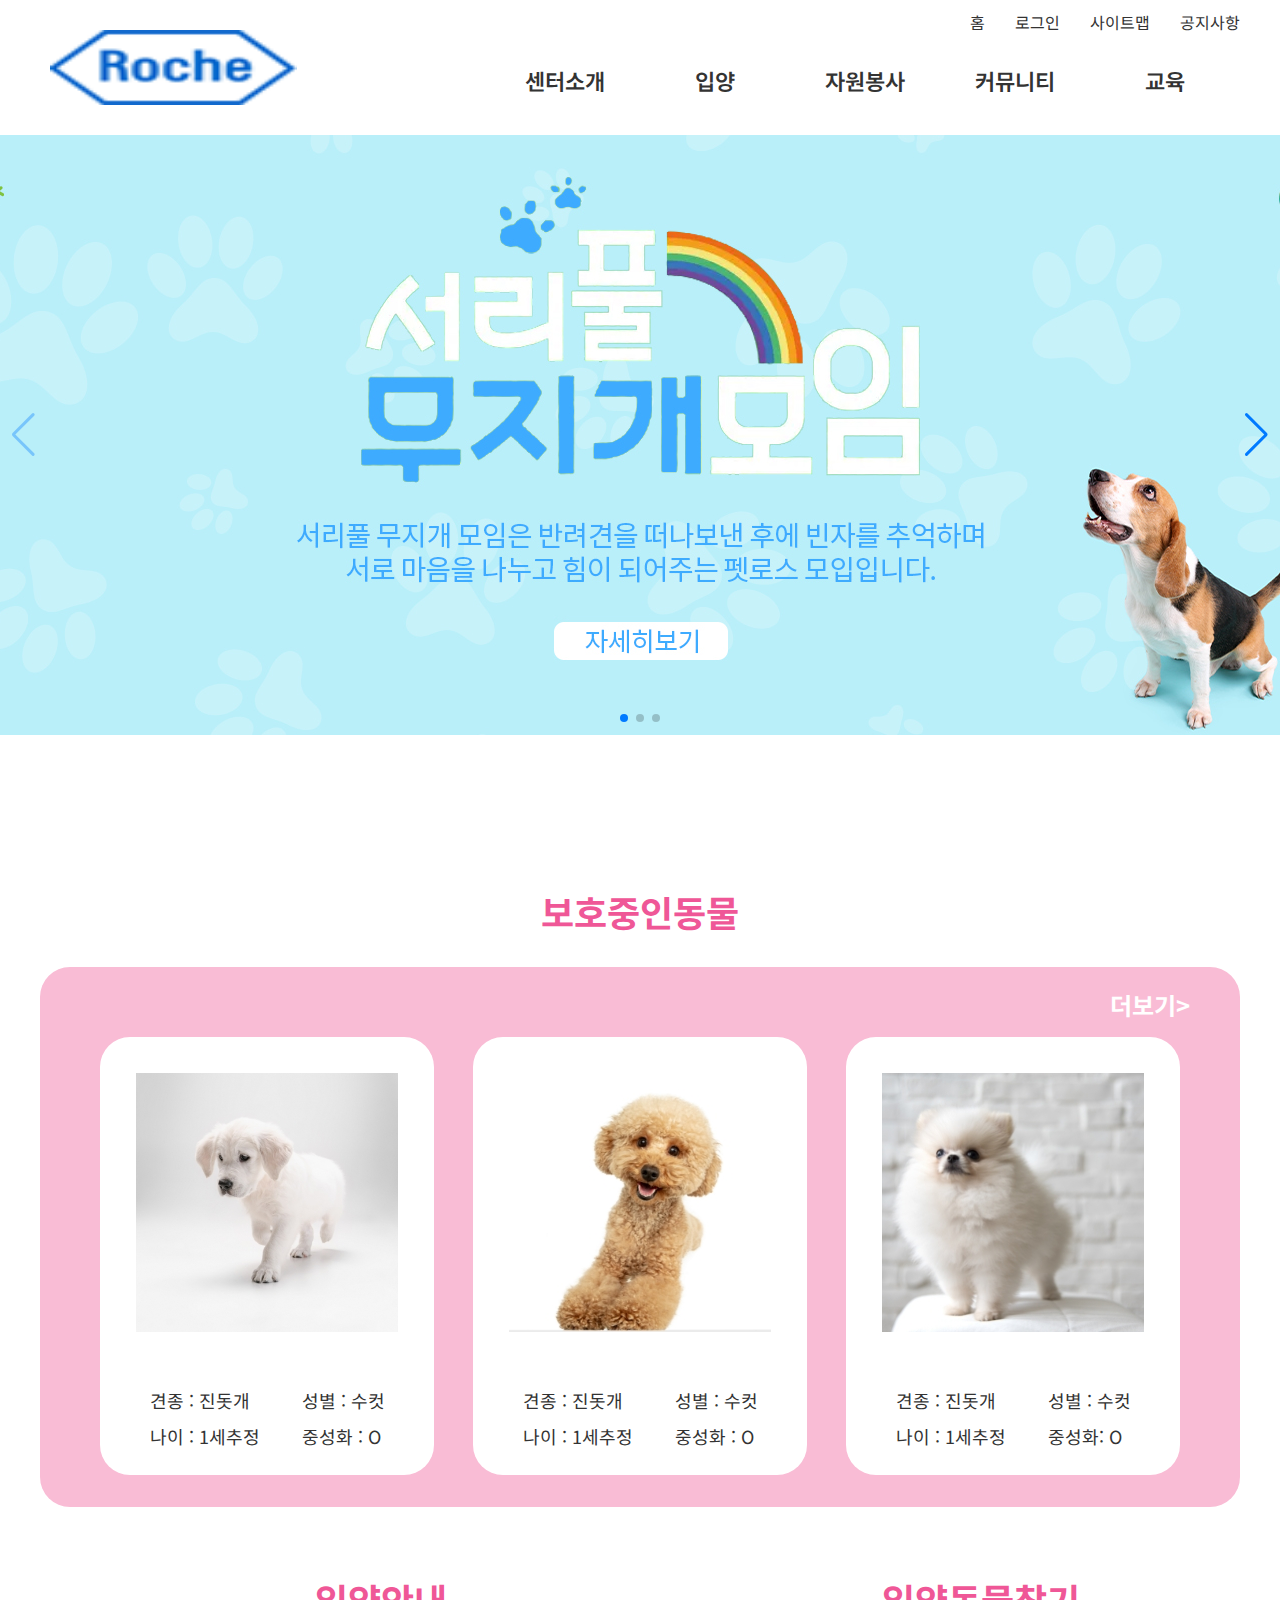
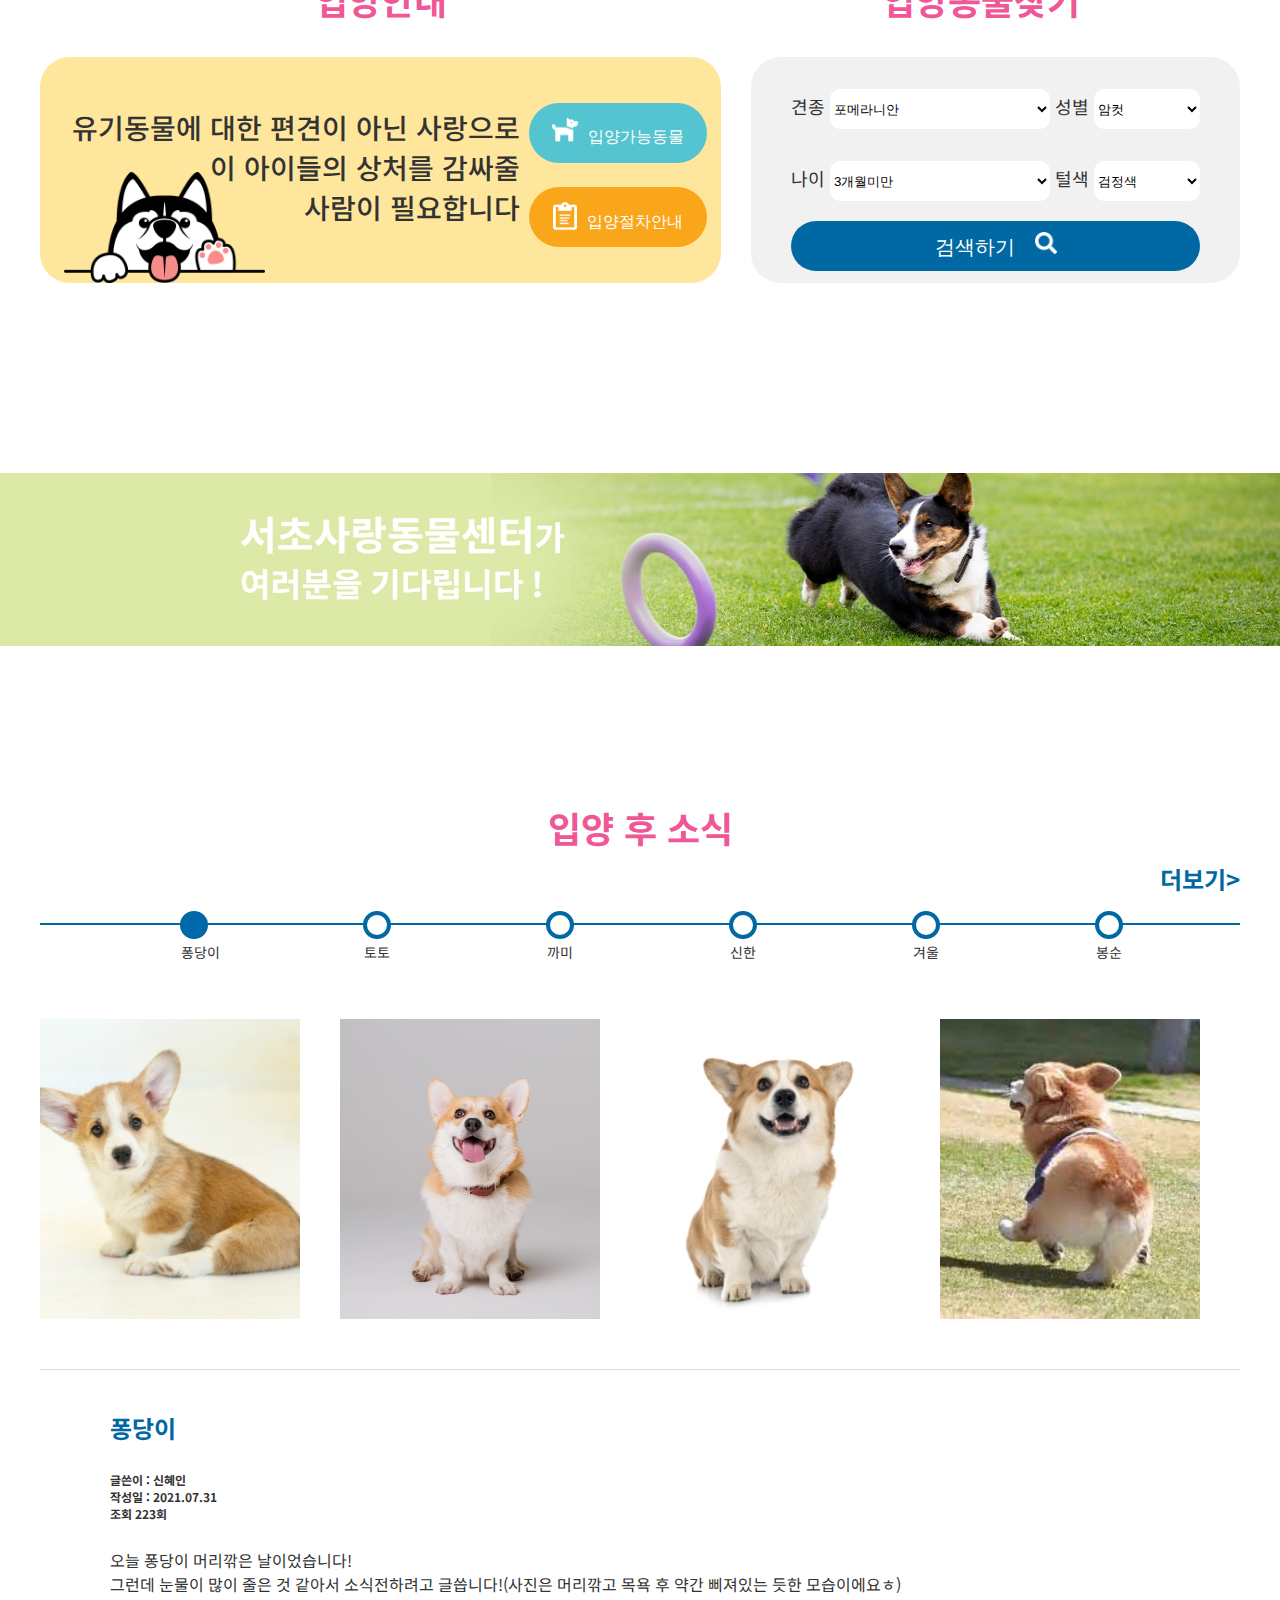
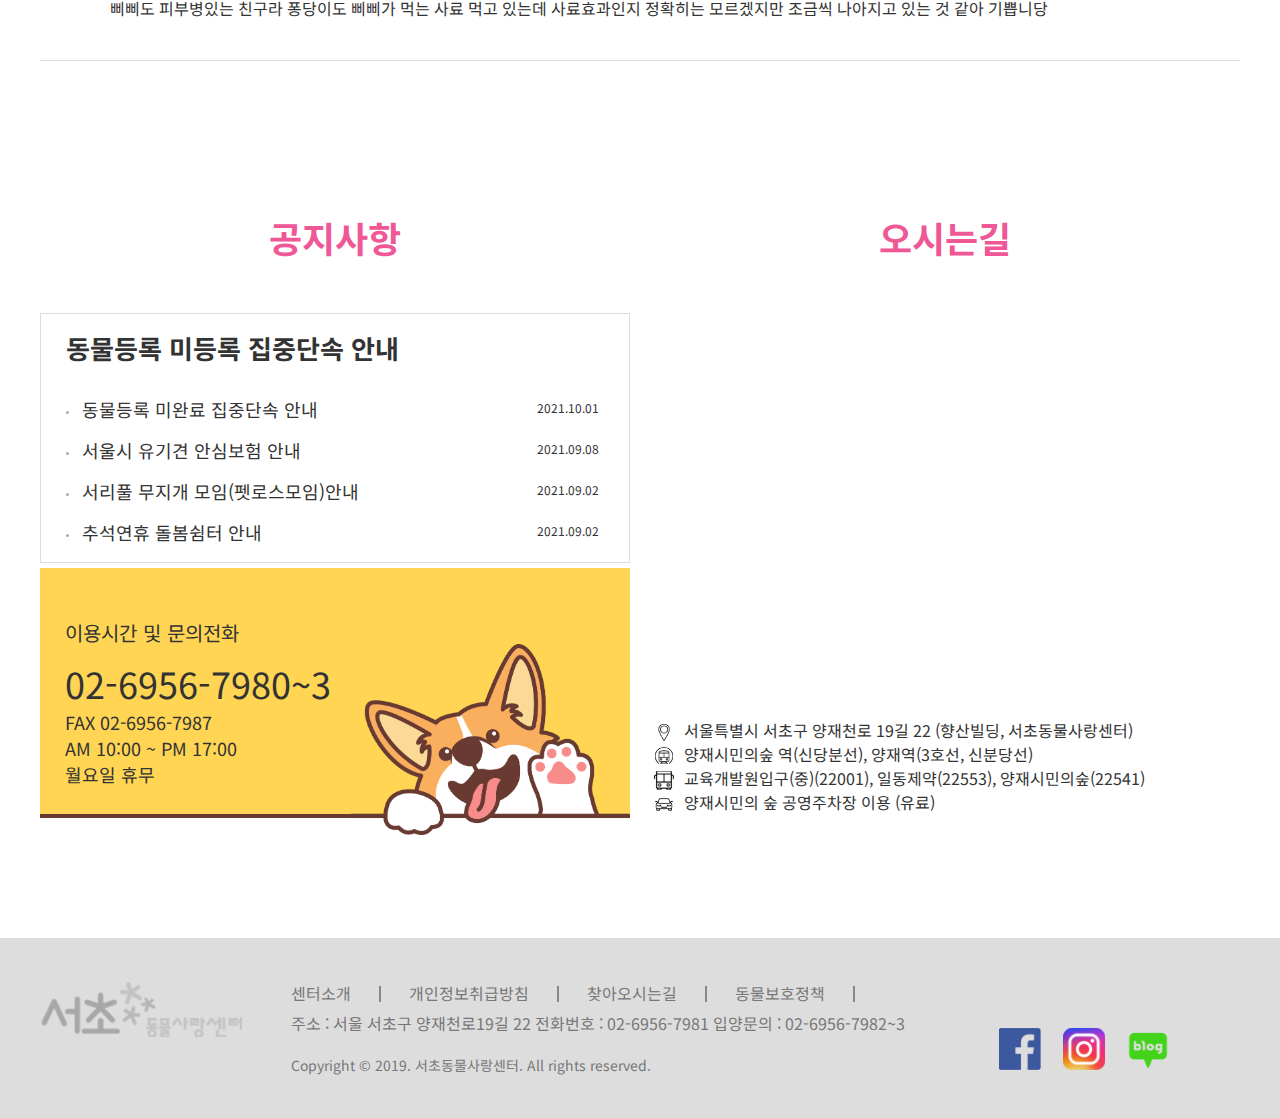
<file: index.html>
<!DOCTYPE html>
<html lang="ko">
<head>
    <meta charset="UTF-8">
    <meta http-equiv="X-UA-Compatible" content="IE=edge">
    <meta name="viewport" content="width=device-width, initial-scale=1.0">
    <meta property="og:image" content="./images/open.jpg">
    <meta property="og:title" content="서초동물사랑센터">
    <meta property="og:description" content="기존 서초동물사랑센터를 리뉴얼 한 페이지입니다.">

    <title>서초동물사랑센터</title>
    <link rel="shortcut icon" type="image/x-icon" href="./images/dog2.png">
    <link href="https://fonts.googleapis.com/css2?family=Noto+Sans+KR:wght@300;400;500;700&display=swap" rel="stylesheet">
  <!-- 폰트어썸 -->
  <link rel="stylesheet" href="https://cdnjs.cloudflare.com/ajax/libs/font-awesome/4.7.0/css/font-awesome.min.css">
  <link rel="stylesheet" href="css/style.css">
  <!-- 제이쿼리 -->
  <script src="https://ajax.googleapis.com/ajax/libs/jquery/3.5.1/jquery.min.js"></script>
  <!-- 자바스크립트 -->
  <script src="./js/main.js"></script>
  <link
      rel="stylesheet"
      href="https://unpkg.com/swiper/swiper-bundle.min.css"
    />
    <script src="https://unpkg.com/swiper/swiper-bundle.min.js"></script>

</head>
<body>
    <header id="header">
        <h1><a href="./index.html"><img src="images/logo.png" alt="서울동물사랑센터 로고"></a>
        </h1>
        <div class="header-box">
            <ul class="header-first-nav">
                <li><a href="./index.html">홈</a></li>
                <li><a href="#">로그인</a></li>
                <li><a href="#">사이트맵</a></li>
                <li><a href="#">공지사항</a></li>
            </ul>
            <ul class="header-second-nav">
                <li><a href="./introduce/introduce.html">센터소개</a>
                    <ul class="header-second-nav-depth">
                        <li><a href="./introduce/introduce.html">소개</a></li>
                        <li><a href="./introduce/introduce_2.html">둘러보기</a></li>
                        <li><a href="./introduce/introduce_3.html">오시는길</a></li>
                    </ul>
                </li>
                <li><a href="./adopt/adopt-1.html">입양</a>
                    <ul class="header-second-nav-depth">
                        <li><a href="./adopt/adopt-1.html">입양절차</a></li>
                        <li><a href="./adopt/adopt-2.html">보호중인동물</a></li>
                        <li><a href="./adopt/adopt-3.html">입양 후 소식</a></li>
                    </ul>
                </li>
                <li><a href="#">자원봉사</a>
                    <ul class="header-second-nav-depth">
                        <li><a href="#">안내</a></li>
                        <li><a href="#">신청</a></li>
                    </ul>
                </li>
                <li><a href="#">커뮤니티</a>
                    <ul class="header-second-nav-depth">
                        <li><a href="#">공지사항</a></li>
                        <li><a href="#">갤러리</a></li>
                        <li><a href="#">뉴스레터</a></li>
                        <li><a href="#">FQA</a></li>
                    </ul>
                </li>
                <li><a href="#">교육</a>
                    <ul class="header-second-nav-depth">
                        <li><a href="#">온라인교육영상</a></li>
                    </ul>
                </li>
            </ul>
        </div>
    </header>
    <div class="swiper mySwiper">
        <div class="swiper-wrapper">
          <div class="swiper-slide"><img src="./images/main-banner1.jpg" alt="1"></div>
          <div class="swiper-slide"><img src="./images/main-banner2.jpg" alt="1"></div>
          <div class="swiper-slide"><img src="./images/main-banner3.jpg" alt="1"></div>
        </div>
        <div class="swiper-button-next"></div>
        <div class="swiper-button-prev"></div>
        <div class="swiper-pagination"></div>
      </div>

      <section id="contents-1">
          <h2>보호중인동물</h2>
          <div class="contents-box container">
            <a href="./adopt/adopt-2.html"><span>더보기></span></a>
              <div class="contents1">
                  <img src="images/contents-img1.jpg" alt="1">
                  <div class="text-box">
                      <div class="dog-info">
                          <a href="#"><span>견종 : 진돗개</span></a>
                          <a href="#"><span>나이 : 1세추정</span></a>
                      </div>
                      <div class="dog-info">
                        <a href="#"><span>성별 : 수컷</span></a>
                        <a href="#"><span>중성화 : O</span></a>
                    </div>
                  </div>
              </div>
              <div class="contents1">
                <img src="images/contents-img2.jpg" alt="2">
                <div class="text-box">
                    <div class="dog-info">
                        <a href="#"><span>견종 : 진돗개</span></a>
                        <a href="#"><span>나이 : 1세추정</span></a>
                    </div>
                    <div class="dog-info">
                      <a href="#"><span>성별 : 수컷</span></a>
                      <a href="#"><span>중성화 : O</span></a>
                  </div>
                    
                </div>
            </div>
            <div class="contents1">
                <img src="images/contents-img3.jpg" alt="3">
                <div class="text-box">
                    <div class="dog-info">
                        <a href="#"><span>견종 : 진돗개</span></a>
                        <a href="#"><span>나이 : 1세추정</span></a>
                    </div>
                    <div class="dog-info">
                      <a href="#"><span>성별 : 수컷</span></a>
                      <a href="#"><span>중성화: O</span></a>
                  </div>
                    
                </div>
            </div>
          </div>
      </section>

      <section id="contents-2">
          <div class="contents2-1">
              <h2>입양안내</h2>
              <div class="contents2-1-box">
                  <p>유기동물에 대한 편견이 아닌 사랑으로
                      이 아이들의 상처를 감싸줄
                      사람이 필요합니다
                  </p>
                  <img src="images/dog4.png" alt="dogimg1">
                  <div class="contents2-1-button">
                      <a href="./adopt/adopt-2.html"><button class="button1"><img src="images/icon01.png" alt="1">입양가능동물</button></a>
                      <a href="./adopt/adopt-1.html"><button class="button2"><img src="images/icon02.png" alt="2">입양절차안내</button></a>
                  </div>
              </div>
          </div>
          <div class="contents2-2">
              <h2>입양동물찾기</h2>
              <div class="contents2-2-box">
                  <div class="select-box">
                      <span class="span1">견종</span>
                      <select name="견종" class="select-1">
                          <option value="">포메라니안</option>
                          <option value="">푸들</option>
                          <option value="">허스키</option>
                          <option value="">웰시코기</option>
                          <option value="">도베르만</option>
                          <option value="">사모예드</option>
                          <option value="">진돗개</option>
                      </select>
                      <span class="span2">성별</span>
                      <select name="성별" class="select-2">
                          <option value="">암컷</option>
                          <option value="">수컷</option>
                      </select>
                  </div>
                  <div>
                      <span>나이</span>
                      <select name="나이" class="select-1">
                        <option value="">3개월미만</option>
                        <option value="">6개월미만</option>
                        <option value="">1세</option>
                        <option value="">2세</option>
                        <option value="">3세</option>
                        <option value="">4세</option>
                        <option value="">5세이상</option>   
                      </select>
                      <span>털색</span>
                      <select name="털색" class="select-2">
                        <option value="">검정색</option>
                        <option value="">갈색</option>
                        <option value="">하얀색</option>
                        <option value="">주황색</option>
                        <option value="">회색</option>
                        <option value="">기타</option>
                      </select>
                </div>
                <button class="search-button">검색하기<img src="images/search_icon.png" alt=""></button>
              </div>
          </div>
      </section>

      <section id="sub-banner">
          <div class="sub-banner">
              <img src="images/sub-banner.jpg" alt="sub banner">
          </div>
      </section> 
      
      <section id="contents-3" class="container">
          <h2>입양 후 소식</h2>
          <a href="./adopt/adopt-3.html"><span>더보기></span></a> 
          <div class="indicator">
                <div class="indicator-box">
                    <div class="borderline"></div>
                    
                    <ul class="circle">
                        <li><a href="#"></a></li>
                        <li><a href="#"></a></li>
                        <li><a href="#"></a></li>
                        <li><a href="#"></a></li>
                        <li><a href="#"></a></li>
                        <li><a href="#"></a></li>                 
                    </ul>
                    <ul class="dog-name">
                        <li><a href="#">퐁당이</a></li>
                        <li><a href="#">토토</a></li>
                        <li><a href="#">까미</a></li>
                        <li><a href="#">신한</a></li>
                        <li><a href="#">겨울</a></li>
                        <li><a href="#">봉순</a></li>                 
                    </ul>
                    </div>
                </div>
                
          </div>
          <div class="contents3">
              <img src="images/content3-img1.jpg" alt="c3img1">
              <img src="images/content3-img2.jpg" alt="c3img2">
              <img src="images/content3-img3.jpg" alt="c3img3">
              <img src="images/content3-img4.jpg" alt="c3img4">
          </div>
          <div class="review-box">
              <h3>퐁당이</h3><br>
              <div class="writer"><p>글쓴이 : 신혜인</p><p>작성일 : 2021.07.31</p><p>조회 223회</p></div><br>
              <p>오늘 퐁당이 머리깎은 날이었습니다!
                그런데 눈물이 많이 줄은 것 같아서 소식전하려고 글씁니다!(사진은 머리깎고 목욕 후 약간 삐져있는 듯한 모습이에요ㅎ)
                삐삐도 피부병있는 친구라 퐁당이도 삐삐가 먹는 사료 먹고 있는데 사료효과인지 정확히는 모르겠지만 조금씩 나아지고 있는 것 같아 기쁩니당</p>
          </div>
      </section>

      <section id="contents-4" class="container">
          <div class="contents4-1">
              <h2>공지사항</h2>
              <div class="notice-box">
                  <ul>
                      <li>
                          <a href="#">
                          <h3>동물등록 미등록 집중단속 안내</h3>
                      </a>
                    </li>
                    <li>
                        <a href="#">
                            동물등록 미완료 집중단속 안내
                            <span>2021.10.01</span>
                        </a>
                    </li>
                    <li>
                        <a href="#">
                            서울시 유기견 안심보험 안내
                            <span>2021.09.08</span>
                        </a>
                    </li>
                    <li>
                        <a href="#">
                            서리풀 무지개 모임(펫로스모임)안내
                            <span>2021.09.02</span>
                        </a>
                    </li>
                    <li>
                        <a href="#">
                            추석연휴 돌봄쉼터 안내
                            <span>2021.09.02</span>
                        </a>
                    </li>
                  </ul>
              </div>
              <div class="guide-box">
                  <p>이용시간 및 문의전화</p>
                  <p>02-6956-7980~3</p>
                  <p>FAX 02-6956-7987</p>
                  <p>AM 10:00 ~ PM 17:00</p>
                  <p>월요일 휴무</p>
                  <img src="images/dog2.png" alt="dog5">
              </div>
          </div>
          <div class="contents4-2">
              <h2>오시는길</h2>
              <div class="map">
                <iframe src="https://www.google.com/maps/embed?pb=!1m18!1m12!1m3!1d3166.33855707436!2d127.03593541558656!3d37.47633633704579!2m3!1f0!2f0!3f0!3m2!1i1024!2i768!4f13.1!3m3!1m2!1s0x357ca10b5d836675%3A0x1bbfbc48b01835de!2z7ISc7LSIIOuPmeusvOyCrOuekeyEvO2EsA!5e0!3m2!1sko!2skr!4v1635246978576!5m2!1sko!2skr" 
                width="590" 
                height="400" 
                style="border:0;" 
                allowfullscreen="" loading="lazy">
                </iframe>
              </div>
              <div class="map-guide">
                  <div class="map-guide-text-box">
                  <img src="images/guide-icon1.png" alt="">
                  <p>서울특별시 서초구 양재천로 19길 22
                    (향산빌딩, 서초동물사랑센터)</p>
                  </div> 
                  <div class="map-guide-text-box">
                    <img src="images/guide-icon2.png" alt="">
                    <p>양재시민의숲 역(신당분선), 양재역(3호선,
                        신분당선)
                    </p>
                    </div>
                    <div class="map-guide-text-box">
                        <img src="images/guide-icon3.png" alt="">
                        <p>교육개발원입구(중)(22001), 일동제약(22553),
                             양재시민의숲(22541)
                        </p>
                        </div>
                     <div class="map-guide-text-box">
                        <img src="images/guide-icon4.png" alt="">
                        <p>양재시민의 숲 공영주차장 이용 (유료)</p>
                    </div> 
              </div>
          </div>
      </section>
      <footer>
        <div class="footer-box">
                <a href="../index/index.html">
                    <img class="footer-logo" src="images/footer_logo.png" alt="푸터로고">
                </a>
                <div class="footer-box-flex">
                    <ul class="footer-box-ul">
                        <li><a href="./introduce/introduce.html">센터소개</a></li><span></span>
                        <li><a href="#">개인정보취급방침</a></li><span></span>
                        <li><a href="./introduce/introduce_3.html">찾아오시는길</a></li><span></span>
                        <li><a href="#">동물보호정책</a></li><span></span>
                    </ul>
                    <div class="footer-box-p">
                        <p>주소 : 서울 서초구 양재천로19길 22   전화번호 : 02-6956-7981   입양문의 : 02-6956-7982~3
                        </p>
                        <p>Copyright &copy; 2019. 서초동물사랑센터. All rights reserved.</p>
                    </div>
                </div>
                <div class="icon">
                    <a href="#"><img src="images/face-book.png" alt="페이스북"></a>
                    <a href="#"><img src="images/instagram.png" alt="인스타그램"></a>
                    <a href="#"><img src="images/band.png" alt="네이버밴드"></a>
                </div>
            </div>
           
        </footer>
        <script>
            var swiper = new Swiper(".mySwiper", {
              spaceBetween: 30,
              centeredSlides: true,
              autoplay: {
                delay: 2500,
                disableOnInteraction: false,
              },
              pagination: {
                el: ".swiper-pagination",
                clickable: true,
              },
              navigation: {
                nextEl: ".swiper-button-next",
                prevEl: ".swiper-button-prev",
              },
            });
          </script>
</body>
</html>
</file>
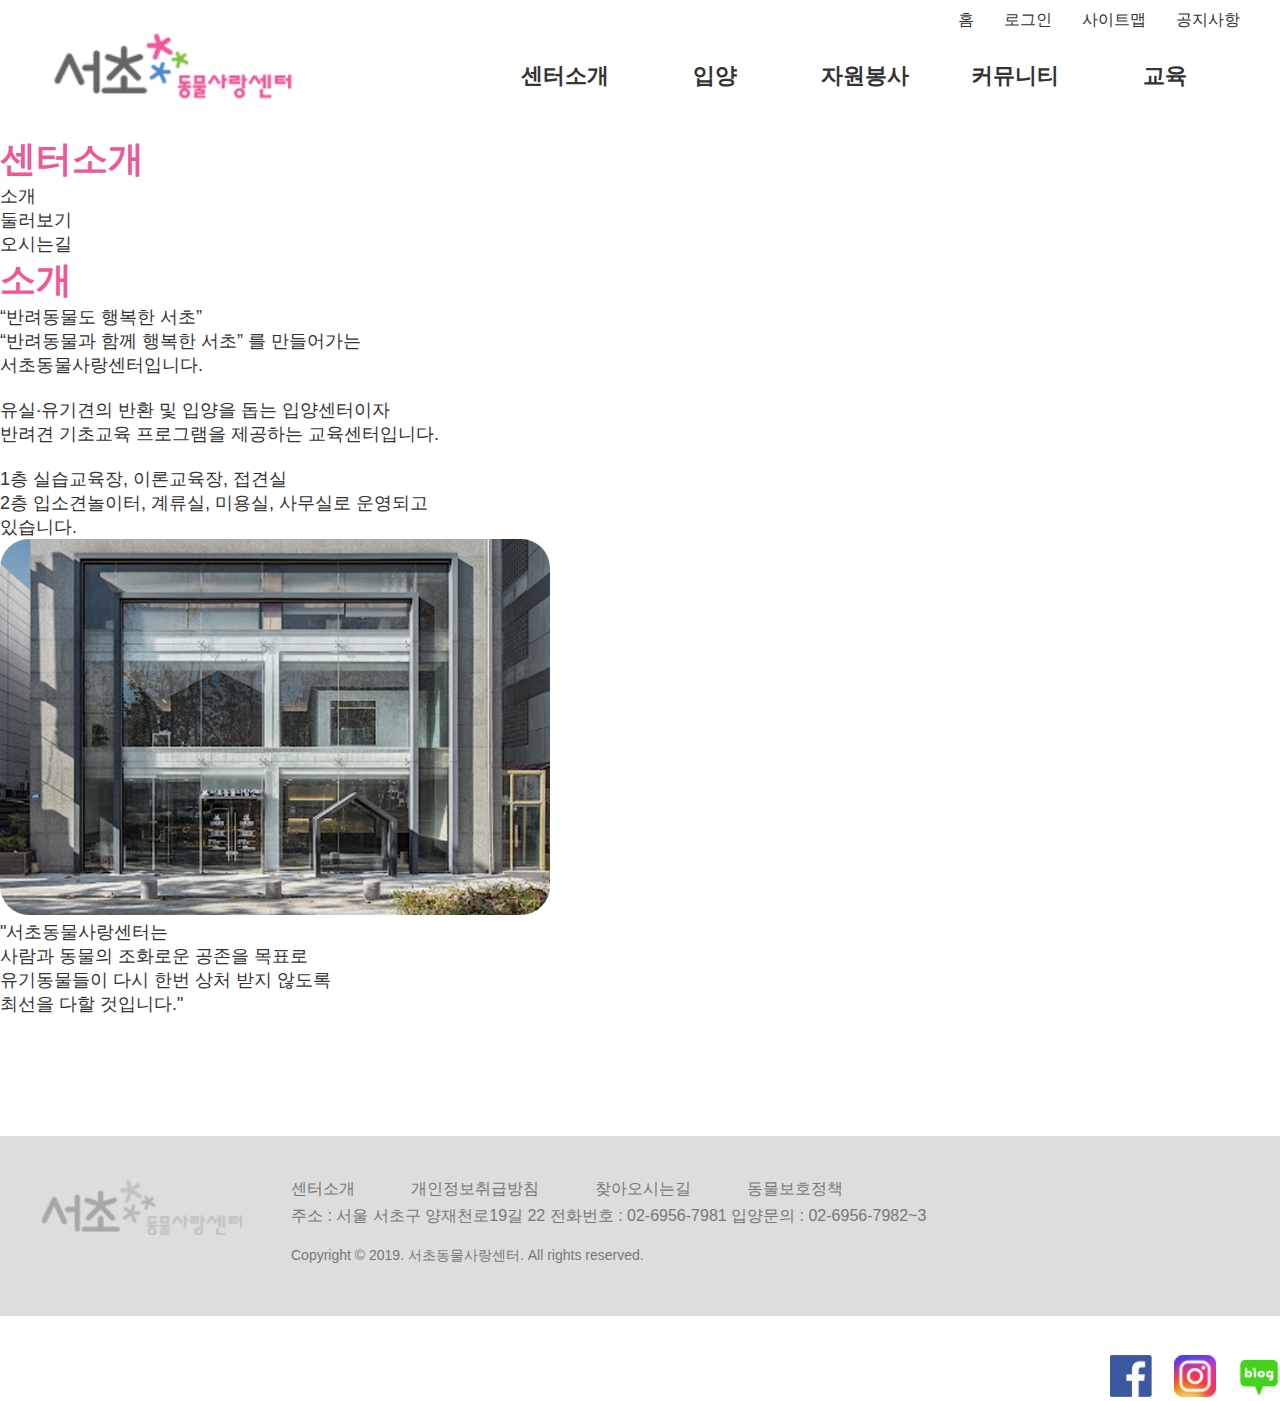
<file: index_introduce.html>
<!DOCTYPE html>
<html lang="en">
<head>
    <meta charset="UTF-8">
    <meta http-equiv="X-UA-Compatible" content="IE=edge">
    <meta name="viewport" content="width=device-width, initial-scale=1.0">
    <link rel="stylesheet" href="./css/style.css">
    <title>서울동물사랑센터 센터소개</title>
    <link href="https://fonts.googleapis.com/css2?family=Nanum+Myeongjo:wght@400;700;800&display=swap" rel="stylesheet">
</head>
<body>
    <header id="header">
        <h1><a href="#"><img src="./images-sub/logo.png" alt="서울동물사랑센터 로고"></a>
        </h1>
        <div class="header-box">
            <ul class="header-first-nav">
                <li><a href="#">홈</a></li>
                <li><a href="#">로그인</a></li>
                <li><a href="#">사이트맵</a></li>
                <li><a href="#">공지사항</a></li>
            </ul>
            <ul class="header-second-nav">
                <li><a href="#">센터소개</a></li>
                <li><a href="#">입양</a></li>
                <li><a href="#">자원봉사</a></li>
                <li><a href="#">커뮤니티</a></li>
                <li><a href="#">교육</a></li>
            </ul>
        </div>
    </header>

    <section class="main-visual">
        <h2>센터소개</h2>
    </section>

    <section class="introduce-box">
        <div class="introduce">
            <ul class="introduce-nav">
                <li><a id="white" href="./index_introduce.html">소개</a></li>
                <li><a href="./index_introduce_2.html">둘러보기</a></li>
                <li><a href="./index_introduce_3.html">오시는길</a></li>
            </ul>
            <h2>소개</h2>
            <div class="dog-img"></div>
        </div>
        <div class="introduce-img"></div>
        <p class="text-1">
            “반려동물도 행복한 서초”<br>
            “반려동물과 함께 행복한 서초” 를 만들어가는<br>
            서초동물사랑센터입니다.<br><br>

            유실∙유기견의 반환 및 입양을 돕는 입양센터이자<br>
            반려견 기초교육 프로그램을 제공하는 교육센터입니다.<br><br>

            1층 실습교육장, 이론교육장, 접견실<br>
            2층 입소견놀이터, 계류실, 미용실, 사무실로 운영되고 <br>있습니다.
        </p>
        <div class="introduce2">
            <img src="./images-sub/introduce2.png" alt="전경">
            <p class="text-2">
                "서초동물사랑센터는 <br>
                사람과 동물의 조화로운 공존을 목표로<br>
                유기동물들이 다시 한번 상처 받지 않도록<br>
                최선을 다할 것입니다."<br>
            </p>
        </div>
    </section>
    <footer>
        <div class="footer-box">
            <a href="#">
                <img class="footer-logo" src="./images-sub/footer_logo.png" alt="푸터로고">
            </a>
            <div class="footer-box-flex">
                <ul class="footer-box-ul">
                    <li><a href="#">센터소개</a></li>
                    <li><a href="#">개인정보취급방침</a></li>
                    <li><a href="#">찾아오시는길</a></li>
                    <li><a href="#">동물보호정책</a></li>
                </ul>
                <div class="footer-box-p">
                    <p>주소 : 서울 서초구 양재천로19길 22   전화번호 : 02-6956-7981   입양문의 : 02-6956-7982~3
                    </p>
                    <p>Copyright &copy; 2019. 서초동물사랑센터. All rights reserved.</p>
                </div>
            </div>
        </div>
        <div class="icon">
            <a href="#"><img src="./images-sub/face-book.png" alt="페이스북"></a>
            <a href="#"><img src="./images-sub/instagram.png" alt="인스타그램"></a>
            <a href="#"><img src="./images-sub/band.png" alt="네이버밴드"></a>
        </div>
    </footer>
</body>
</html>
</file>
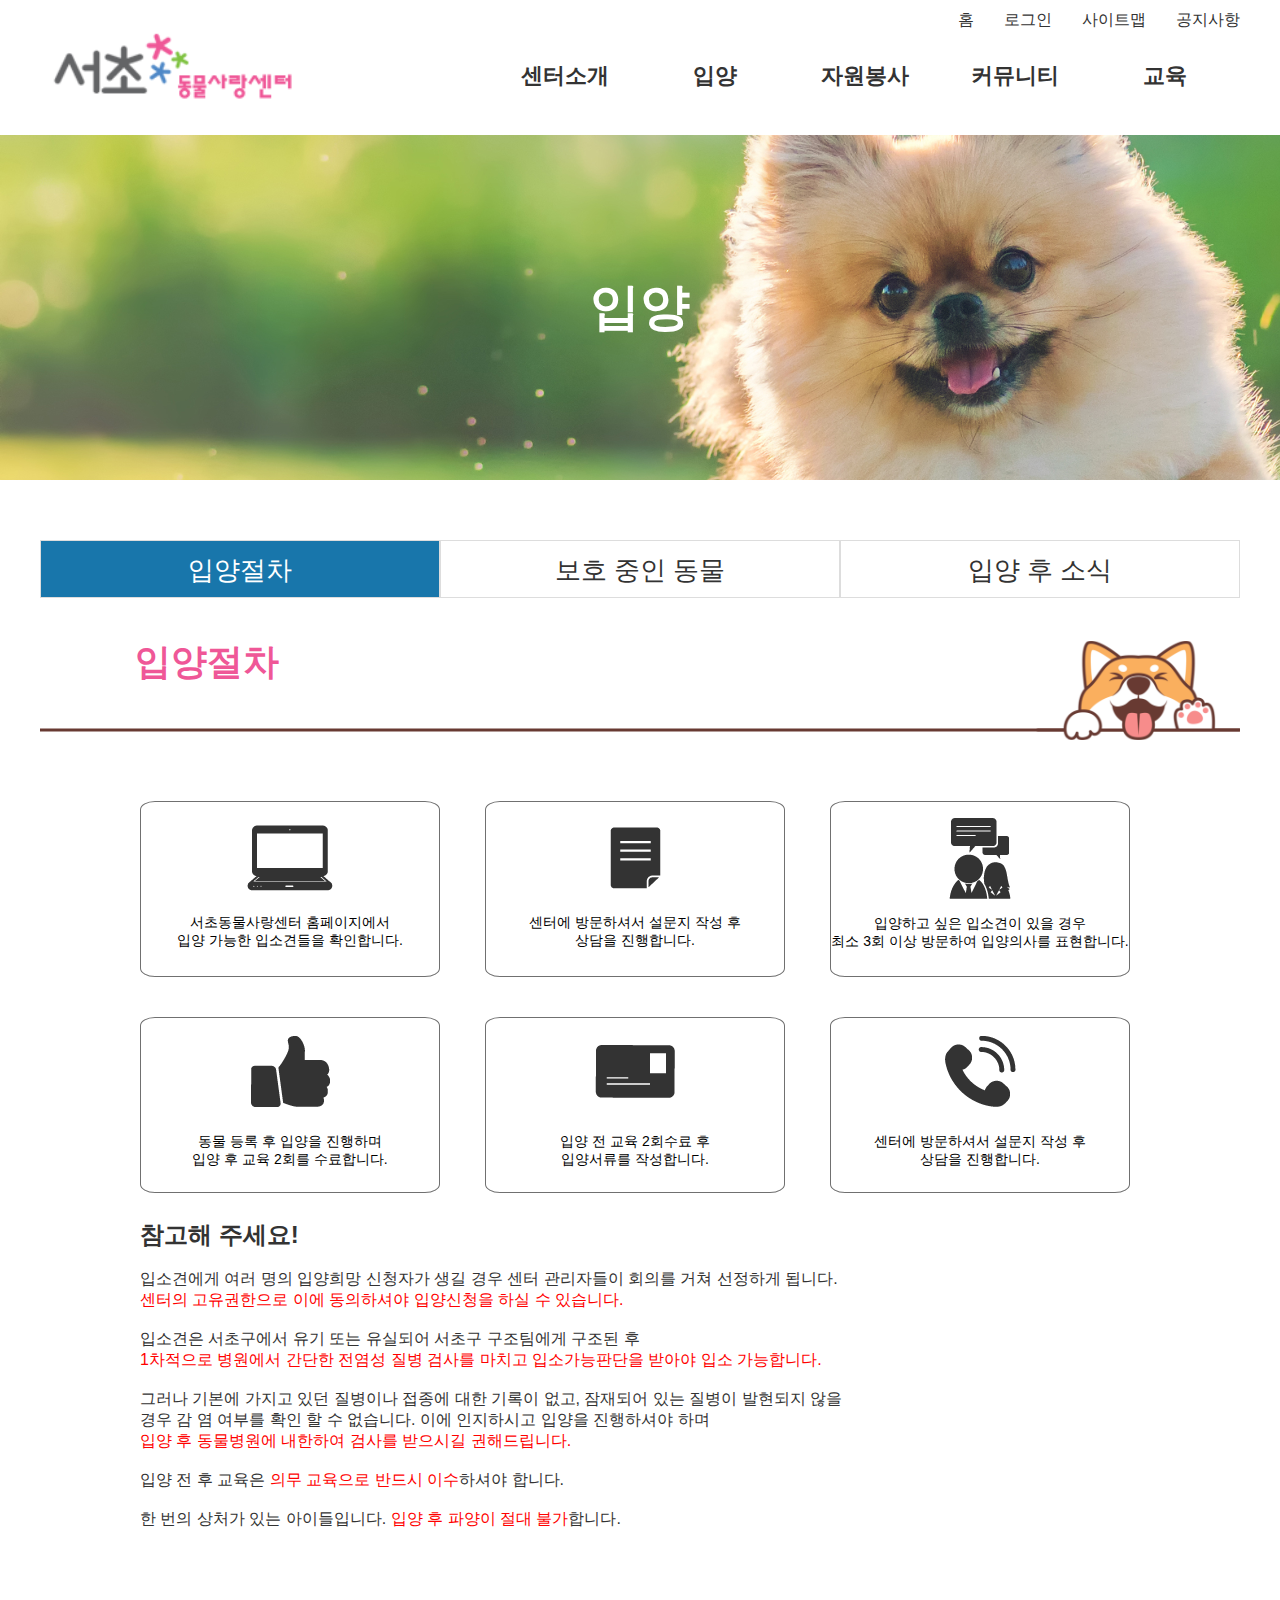
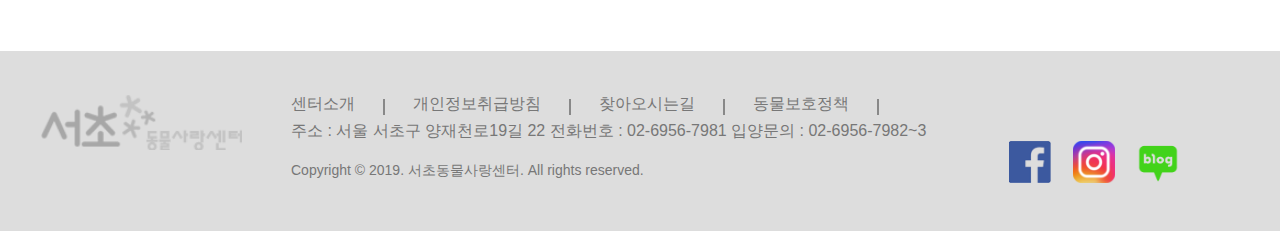
<file: adopt/adopt-1.html>
<!DOCTYPE html>
<html lang="ko">
<head>
    <meta charset="UTF-8">
    <meta http-equiv="X-UA-Compatible" content="IE=edge">
    <meta name="viewport" content="width=device-width, initial-scale=1.0">
    <title>서울동물사랑센터-입양절차</title>
    <link rel="shortcut icon" type="image/x-icon" href="../images/dog2.png">
    <link rel="stylesheet" href="./css/style.css">
    <link href="https://fonts.googleapis.com/css2?family=Nanum+Myeongjo:wght@400;700;800&display=swap" rel="stylesheet">
    <script src="https://ajax.googleapis.com/ajax/libs/jquery/3.5.1/jquery.min.js"></script>
    <script src="../js/main.js"></script>
    <link href="https://fonts.googleapis.com/css2?family=Nanum+Myeongjo:wght@400;700;800&display=swap" rel="stylesheet">
    <a href="index2.html" rel="보호 중인 동물"></a>
</head>
<body>
    <header id="header">
        <h1><a href="../index.html"><img src="images/logo.png" alt="서초동물사랑센터 로고"></a>
        </h1>
        <div class="header-box">
            <ul class="header-first-nav">
                <li><a href="../index.html">홈</a></li>
                <li><a href="#">로그인</a></li>
                <li><a href="#">사이트맵</a></li>
                <li><a href="#">공지사항</a></li>
            </ul>
            <ul class="header-second-nav">
                <li><a href="../introduce/introduce.html">센터소개</a>
                    <ul class="header-second-nav-depth">
                        <li><a href="../introduce/introduce.html">소개</a></li>
                        <li><a href="../introduce/introduce_2.html">둘러보기</a></li>
                        <li><a href="../introduce/introduce_3.html">오시는길</a></li>
                    </ul>
                </li>
                <li><a href="./adopt-1.html">입양</a>
                    <ul class="header-second-nav-depth">
                        <li><a href="./adopt-1.html">입양절차</a></li>
                        <li><a href="./adopt-2.html">보호중인동물</a></li>
                        <li><a href="./adopt-3.html">입양 후 소식</a></li>
                    </ul>
                </li>
                <li><a href="#">자원봉사</a>
                    <ul class="header-second-nav-depth">
                        <li><a href="#">안내</a></li>
                        <li><a href="#">신청</a></li>
                    </ul>
                </li>
                <li><a href="#">커뮤니티</a>
                    <ul class="header-second-nav-depth">
                        <li><a href="#">공지사항</a></li>
                        <li><a href="#">갤러리</a></li>
                        <li><a href="#">뉴스레터</a></li>
                        <li><a href="#">FQA</a></li>
                    </ul>
                </li>
                <li><a href="#">교육</a>
                    <ul class="header-second-nav-depth">
                        <li><a href="#">온라인교육영상</a></li>
                    </ul>
                </li>
            </ul>
        </div>
    </header>

    <section class="main-visual">
        <h2>입양</h2>
    </section>

    <section class="adopt-box">
        <div class="introduce">
            <ul class="introduce-nav">
                <li><a id="white" href="./adopt-1.html">입양절차</a></li>
                <li><a href="./adopt-2.html">보호 중인 동물</a></li>
                <li><a href="./adopt-3.html">입양 후 소식</a></li>
            </ul>
            <h2>입양절차</h2>
            <div class="dog-img"></div>
        </div>

            <div id="box1">
                <div class="content-1">
                    <div class="content-1-img"></div>
                    <p class="text-1">
                        서초동물사랑센터 홈페이지에서<br>
                        입양 가능한 입소견들을 확인합니다.
                    </p>
                </div>
                
                <div class="content-2">
                    <div class="content-2-img"></div>
                    <p class="text-2">
                        센터에 방문하셔서 설문지 작성 후<br>
                        상담을 진행합니다.
                    </p>
                </div>
                
                <div class="content-3">
                    <div class="content-3-img"></div>
                    <p class="text-3">
                        입양하고 싶은 입소견이 있을 경우<br>
                        최소 3회 이상 방문하여 입양의사를 표현합니다.
                    </p>
                </div>
    </div>
    
    <div id="box2">
        <div class="content-4">
            <div class="content-4-img"></div>
            <p class="text-4">
                동물 등록 후 입양을 진행하며<br>
                입양 후 교육 2회를 수료합니다.
            </p>
        </div>
        
        <div class="content-5">
            <div class="content-5-img"></div>
            <p class="text-5">
                입양 전 교육 2회수료 후<br>
                입양서류를 작성합니다.
            </p>
        </div>
        
        <div class="content-6">
            <div class="content-6-img"></div>
            <p class="text-6">
                센터에 방문하셔서 설문지 작성 후<br>
                상담을 진행합니다.
            </p>
        </div>
    </div>

    <div class="precautions">
        <h2>참고해 주세요!</h2><br>
        <p>입소견에게 여러 명의 입양희망 신청자가 생길 경우 센터 관리자들이 회의를 거쳐 선정하게 됩니다.<br><span>센터의 고유권한으로 이에 동의하셔야 입양신청을 하실 수 있습니다.</span></p><br>
        <p>입소견은 서초구에서 유기 또는 유실되어 서초구 구조팀에게 구조된 후<br><span>1차적으로 병원에서 간단한 전염성 질병 검사를 마치고 입소가능판단을 받아야 입소 가능합니다.</span></p><br>
        <p>그러나 기본에 가지고 있던 질병이나 접종에 대한 기록이 없고, 잠재되어 있는 질병이 발현되지 않을<br>경우 감 염 여부를 확인 할 수 없습니다. 이에 인지하시고 입양을 진행하셔야 하며<br><span>입양 후 동물병원에 내한하여 검사를 받으시길 권해드립니다.</span></p><br>
        <p>입양 전 후 교육은 <span>의무 교육으로 반드시 이수</span>하셔야 합니다.</p><br>
        <p>한 번의 상처가 있는 아이들입니다. <span>입양 후 파양이 절대 불가</span>합니다.</p>
    </div>
</section>
<footer>
    <div class="footer-box">
            <a href="../index/index.html">
                <img class="footer-logo" src="images/footer_logo.png" alt="푸터로고">
            </a>
            <div class="footer-box-flex">
                <ul class="footer-box-ul">
                    <li><a href="./introduce/introduce.html">센터소개</a></li><span></span>
                    <li><a href="#">개인정보취급방침</a></li><span></span>
                    <li><a href="./introduce/introduce_3.html">찾아오시는길</a></li><span></span>
                    <li><a href="#">동물보호정책</a></li><span></span>
                </ul>
                <div class="footer-box-p">
                    <p>주소 : 서울 서초구 양재천로19길 22   전화번호 : 02-6956-7981   입양문의 : 02-6956-7982~3
                    </p>
                    <p>Copyright &copy; 2019. 서초동물사랑센터. All rights reserved.</p>
                </div>
            </div>
            <div class="icon">
                <a href="#"><img src="images/face-book.png" alt="페이스북"></a>
                <a href="#"><img src="images/instagram.png" alt="인스타그램"></a>
                <a href="#"><img src="images/band.png" alt="네이버밴드"></a>
            </div>
        </div>
       
    </footer>
</body>
</html>
</file>
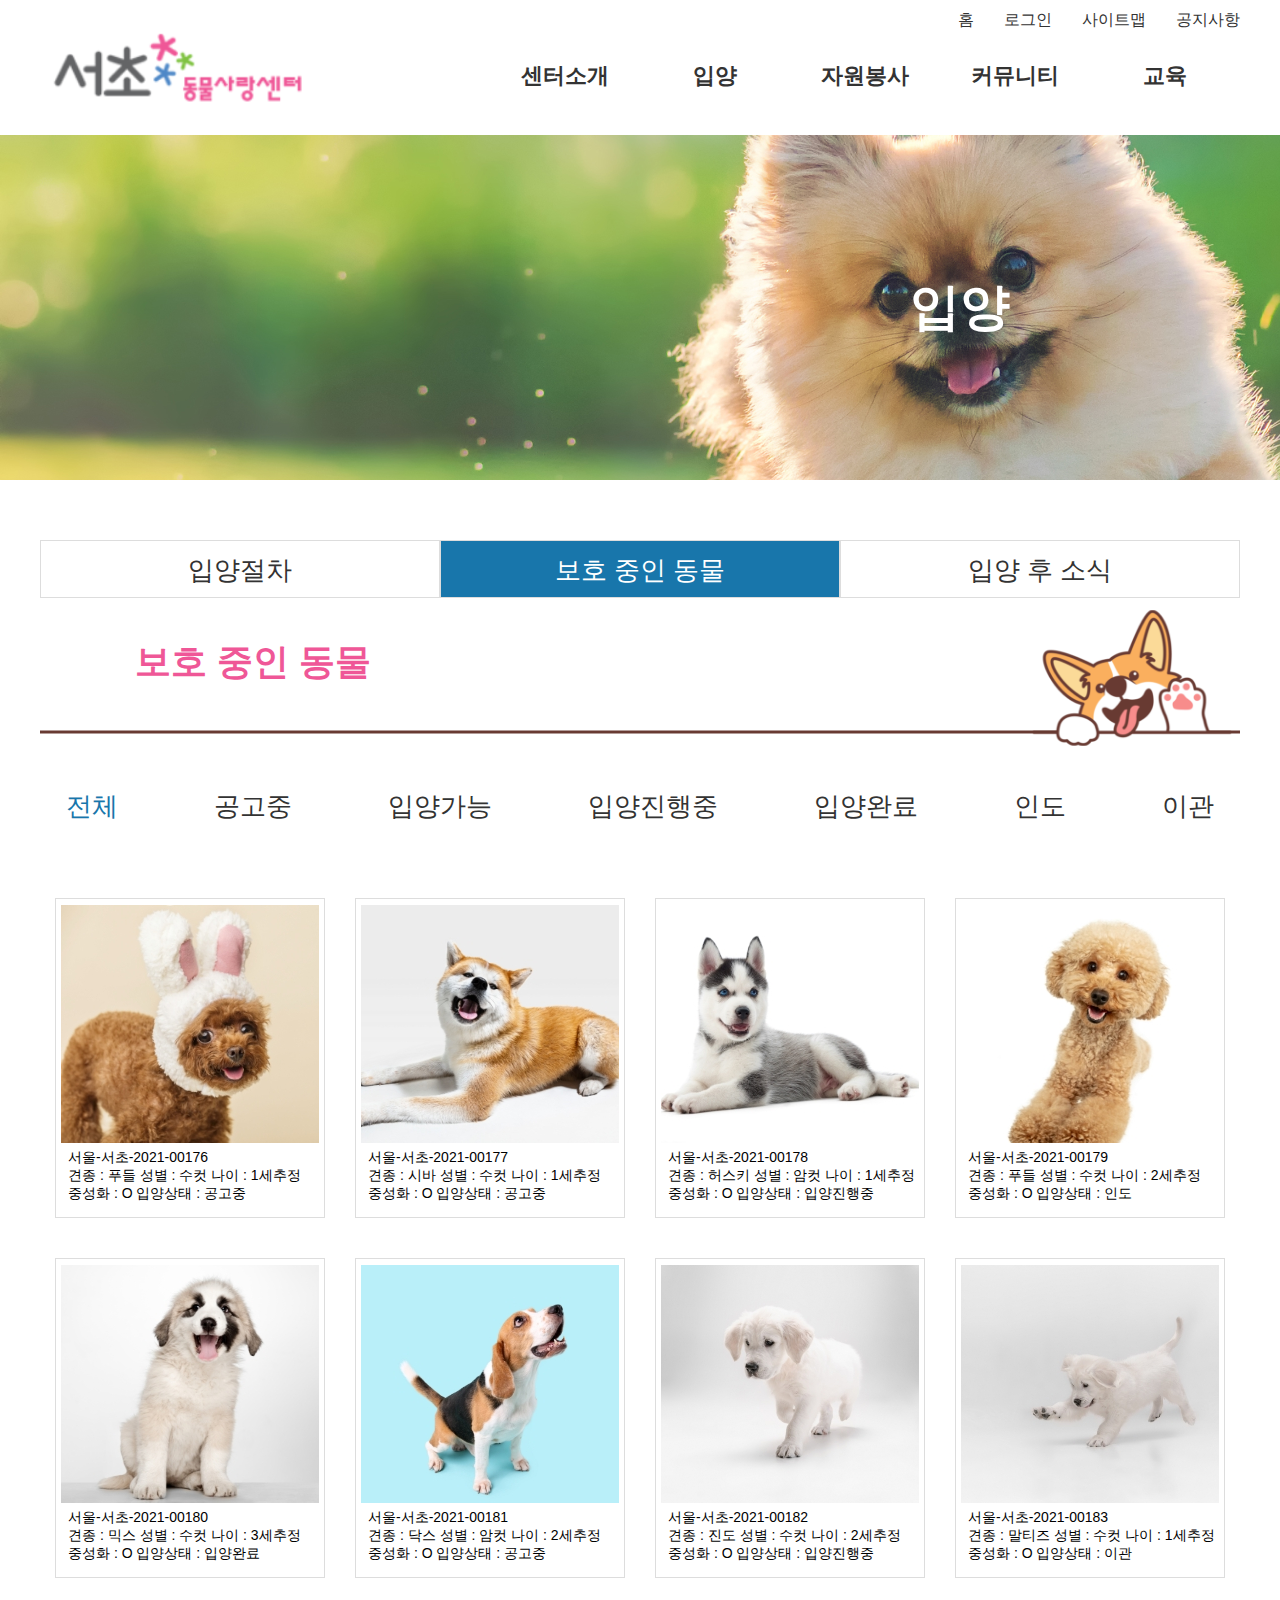
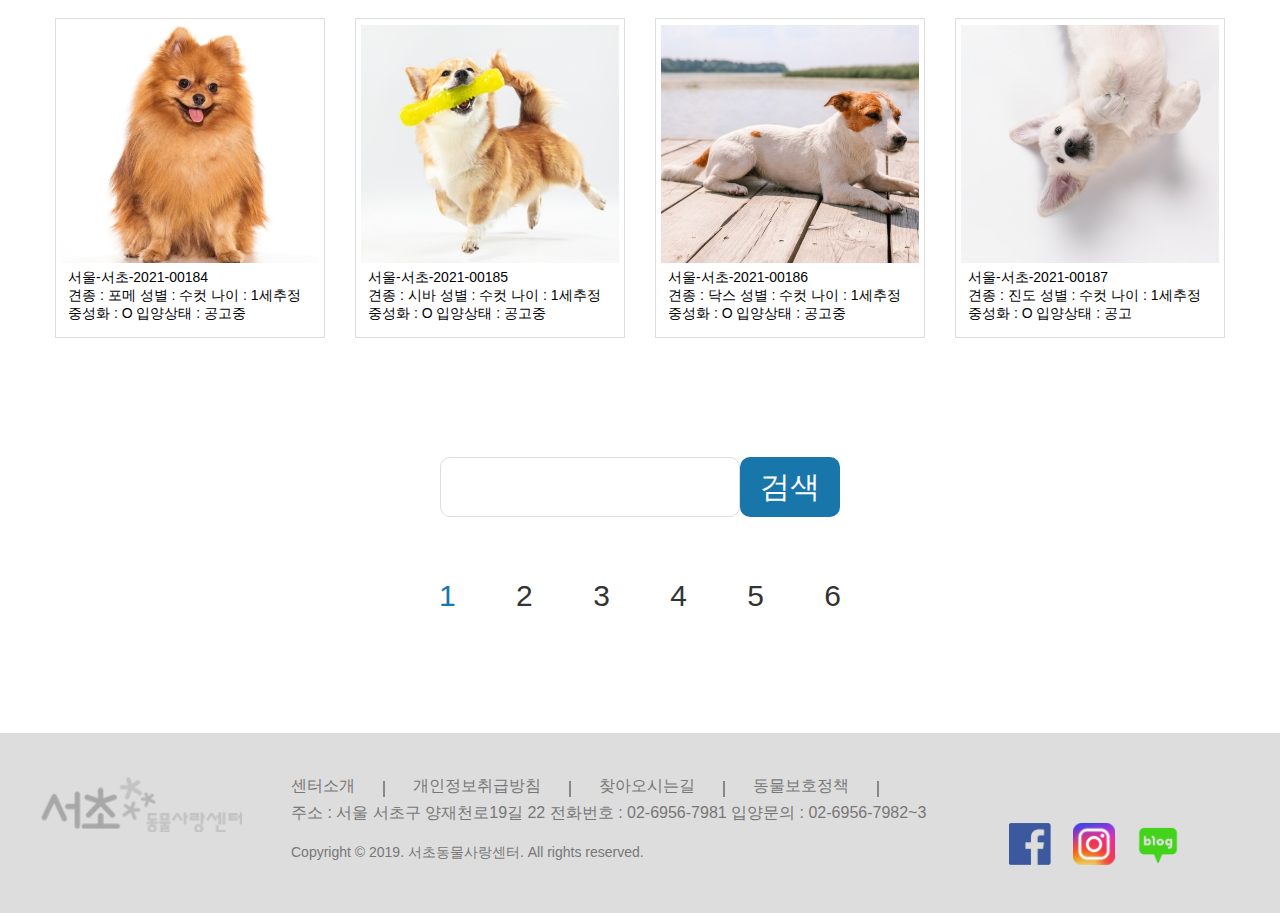
<file: adopt/adopt-2.html>
<!DOCTYPE html>
<html lang="ko">
<head>
    <meta charset="UTF-8">
    <meta http-equiv="X-UA-Compatible" content="IE=edge">
    <meta name="viewport" content="width=device-width, initial-scale=1.0">
    <title>서초동물사랑센터-보호 중인 동물</title>
    <link rel="shortcut icon" type="image/x-icon" href="../images/dog2.png">
    <link rel="stylesheet" href="./css/style2.css">
    <link href="https://fonts.googleapis.com/css2?family=Nanum+Myeongjo:wght@400;700;800&display=swap" rel="stylesheet">
    <script src="https://ajax.googleapis.com/ajax/libs/jquery/3.5.1/jquery.min.js"></script>
    <script src="../js/main.js"></script>
    <link href="https://fonts.googleapis.com/css2?family=Nanum+Myeongjo:wght@400;700;800&display=swap" rel="stylesheet">
</head>
<body>
    <header id="header">
        <h1><a href="../index.html"><img src="images/logo.png" alt="서초동물사랑센터 로고"></a>
        </h1>
        <div class="header-box">
            <ul class="header-first-nav">
                <li><a href="../index.html">홈</a></li>
                <li><a href="#">로그인</a></li>
                <li><a href="#">사이트맵</a></li>
                <li><a href="#">공지사항</a></li>
            </ul>
            <ul class="header-second-nav">
                <li><a href="#">센터소개</a>
                    <ul class="header-second-nav-depth">
                        <li><a href="../introduce/introduce.html">소개</a></li>
                        <li><a href="../introduce/introduce_2.html">둘러보기</a></li>
                        <li><a href="../introduce/introduce_3.html">오시는길</a></li>
                    </ul>
                </li>
                <li><a href="./adopt-1.html">입양</a>
                    <ul class="header-second-nav-depth">
                        <li><a href="./adopt-1.html">입양절차</a></li>
                        <li><a href="./adopt-2.html">보호중인동물</a></li>
                        <li><a href="./adopt-3.html">입양 후 소식</a></li>
                    </ul>
                </li>
                <li><a href="#">자원봉사</a>
                    <ul class="header-second-nav-depth">
                        <li><a href="#">안내</a></li>
                        <li><a href="#">신청</a></li>
                    </ul>
                </li>
                <li><a href="#">커뮤니티</a>
                    <ul class="header-second-nav-depth">
                        <li><a href="#">공지사항</a></li>
                        <li><a href="#">갤러리</a></li>
                        <li><a href="#">뉴스레터</a></li>
                        <li><a href="#">FQA</a></li>
                    </ul>
                </li>
                <li><a href="#">교육</a>
                    <ul class="header-second-nav-depth">
                        <li><a href="#">온라인교육영상</a></li>
                    </ul>
                </li>
            </ul>
        </div>
    </header>
    
    <section class="main-visual">
        <h2>입양</h2>
    </section>

    <section class="adopt-box">
        <div class="introduce">
            <ul class="introduce-nav">
                <li><a href="./adopt-1.html">입양절차</a></li>
                <li><a id="white" href="./adopt-2.html">보호 중인 동물</a></li>
                <li><a href="./adopt-3.html">입양 후 소식</a></li>
            </ul>
            <h2>보호 중인 동물</h2>
            <div class="dog-img"></div>
        </div>
            <ul class="protect-menu">
                <li><a class="blue" href="#">전체</a></li>
                <li><a href="#">공고중</a></li>
                <li><a href="#">입양가능</a></li>
                <li><a href="#">입양진행중</a></li>
                <li><a href="#">입양완료</a></li>
                <li><a href="#">인도</a></li>
                <li><a href="#">이관</a></li>
            </ul>

        <div id="box1">
            <div class="protect-1">
                <div class="protect-1-img"></div>
                <p class="text-1">
                    서울-서초-2021-00176<br>
                    견종 : 푸들 성별 : 수컷 나이 : 1세추정<br>
                    중성화 : O 입양상태 : 공고중
                </p>
            </div>

            <div class="protect-2">
                <div class="protect-2-img"></div>
                <p class="text-2">
                    서울-서초-2021-00177<br>
                    견종 : 시바 성별 : 수컷 나이 : 1세추정<br>
                    중성화 : O 입양상태 : 공고중
                </p>
            </div>

            <div class="protect-3">
                <div class="protect-3-img"></div>
                <p class="text-3">
                    서울-서초-2021-00178<br>
                    견종 : 허스키 성별 : 암컷 나이 : 1세추정<br>
                    중성화 : O 입양상태 : 입양진행중
                </p>
            </div>

            <div class="protect-4">
                <div class="protect-4-img"></div>
                <p class="text-4">
                    서울-서초-2021-00179<br>
                    견종 : 푸들 성별 : 수컷 나이 : 2세추정<br>
                    중성화 : O 입양상태 : 인도
                </p>
            </div>
        </div>

        <div id="box2">
            <div class="protect-5">
                <div class="protect-5-img"></div>
                <p class="text-5">
                    서울-서초-2021-00180<br>
                    견종 : 믹스 성별 : 수컷 나이 : 3세추정<br>
                    중성화 : O 입양상태 : 입양완료
                </p>
            </div>

            <div class="protect-6">
                <div class="protect-6-img"></div>
                <p class="text-6">
                    서울-서초-2021-00181<br>
                    견종 : 닥스 성별 : 암컷 나이 : 2세추정<br>
                    중성화 : O 입양상태 : 공고중
                </p>
            </div>

            <div class="protect-7">
                <div class="protect-7-img"></div>
                <p class="text-7">
                    서울-서초-2021-00182<br>
                    견종 : 진도 성별 : 수컷 나이 : 2세추정<br>
                    중성화 : O 입양상태 : 입양진행중
                </p>
            </div>

            <div class="protect-8">
                <div class="protect-8-img"></div>
                <p class="text-8">
                    서울-서초-2021-00183<br>
                    견종 : 말티즈 성별 : 수컷 나이 : 1세추정<br>
                    중성화 : O 입양상태 : 이관
                </p>
            </div>
        </div>

        <div id="box3">
            <div class="protect-9">
                <div class="protect-9-img"></div>
                <p class="text-8">
                    서울-서초-2021-00184<br>
                    견종 : 포메 성별 : 수컷 나이 : 1세추정<br>
                    중성화 : O 입양상태 : 공고중
                </p>
            </div>

            <div class="protect-10">
                <div class="protect-10-img"></div>
                <p class="text-10">
                    서울-서초-2021-00185<br>
                    견종 : 시바 성별 : 수컷 나이 : 1세추정<br>
                    중성화 : O 입양상태 : 공고중
                </p>
            </div>
            
            <div class="protect-11">
                <div class="protect-11-img"></div>
                <p class="text-11">
                    서울-서초-2021-00186<br>
                    견종 : 닥스 성별 : 수컷 나이 : 1세추정<br>
                    중성화 : O 입양상태 : 공고중
                </p>
            </div>

            <div class="protect-12">
                <div class="protect-12-img"></div>
                <p class="text-12">
                    서울-서초-2021-00187<br>
                    견종 : 진도 성별 : 수컷 나이 : 1세추정<br>
                    중성화 : O 입양상태 : 공고
                </p> 
            </div>
        </div>
    </section>
    <div class="search-box">
        <input type="검색어를 입력하세요.">
        <button>검색</button>
    </div>
    <div class="pagebtn">
        <ul>
            <li><a class="blue" href="#">1</a></li>
            <li><a href="#">2</a></li>
            <li><a href="#">3</a></li>
            <li><a href="#">4</a></li>
            <li><a href="#">5</a></li>
            <li><a href="#">6</a></li>
        </ul>
    </div>
   
    <footer>
        <div class="footer-box">
                <a href="../index/index.html">
                    <img class="footer-logo" src="images/footer_logo.png" alt="푸터로고">
                </a>
                <div class="footer-box-flex">
                    <ul class="footer-box-ul">
                        <li><a href="./introduce/introduce.html">센터소개</a></li><span></span>
                        <li><a href="#">개인정보취급방침</a></li><span></span>
                        <li><a href="./introduce/introduce_3.html">찾아오시는길</a></li><span></span>
                        <li><a href="#">동물보호정책</a></li><span></span>
                    </ul>
                    <div class="footer-box-p">
                        <p>주소 : 서울 서초구 양재천로19길 22   전화번호 : 02-6956-7981   입양문의 : 02-6956-7982~3
                        </p>
                        <p>Copyright &copy; 2019. 서초동물사랑센터. All rights reserved.</p>
                    </div>
                </div>
                <div class="icon">
                    <a href="#"><img src="images/face-book.png" alt="페이스북"></a>
                    <a href="#"><img src="images/instagram.png" alt="인스타그램"></a>
                    <a href="#"><img src="images/band.png" alt="네이버밴드"></a>
                </div>
            </div>
           
        </footer>
</body>
</html>
</file>
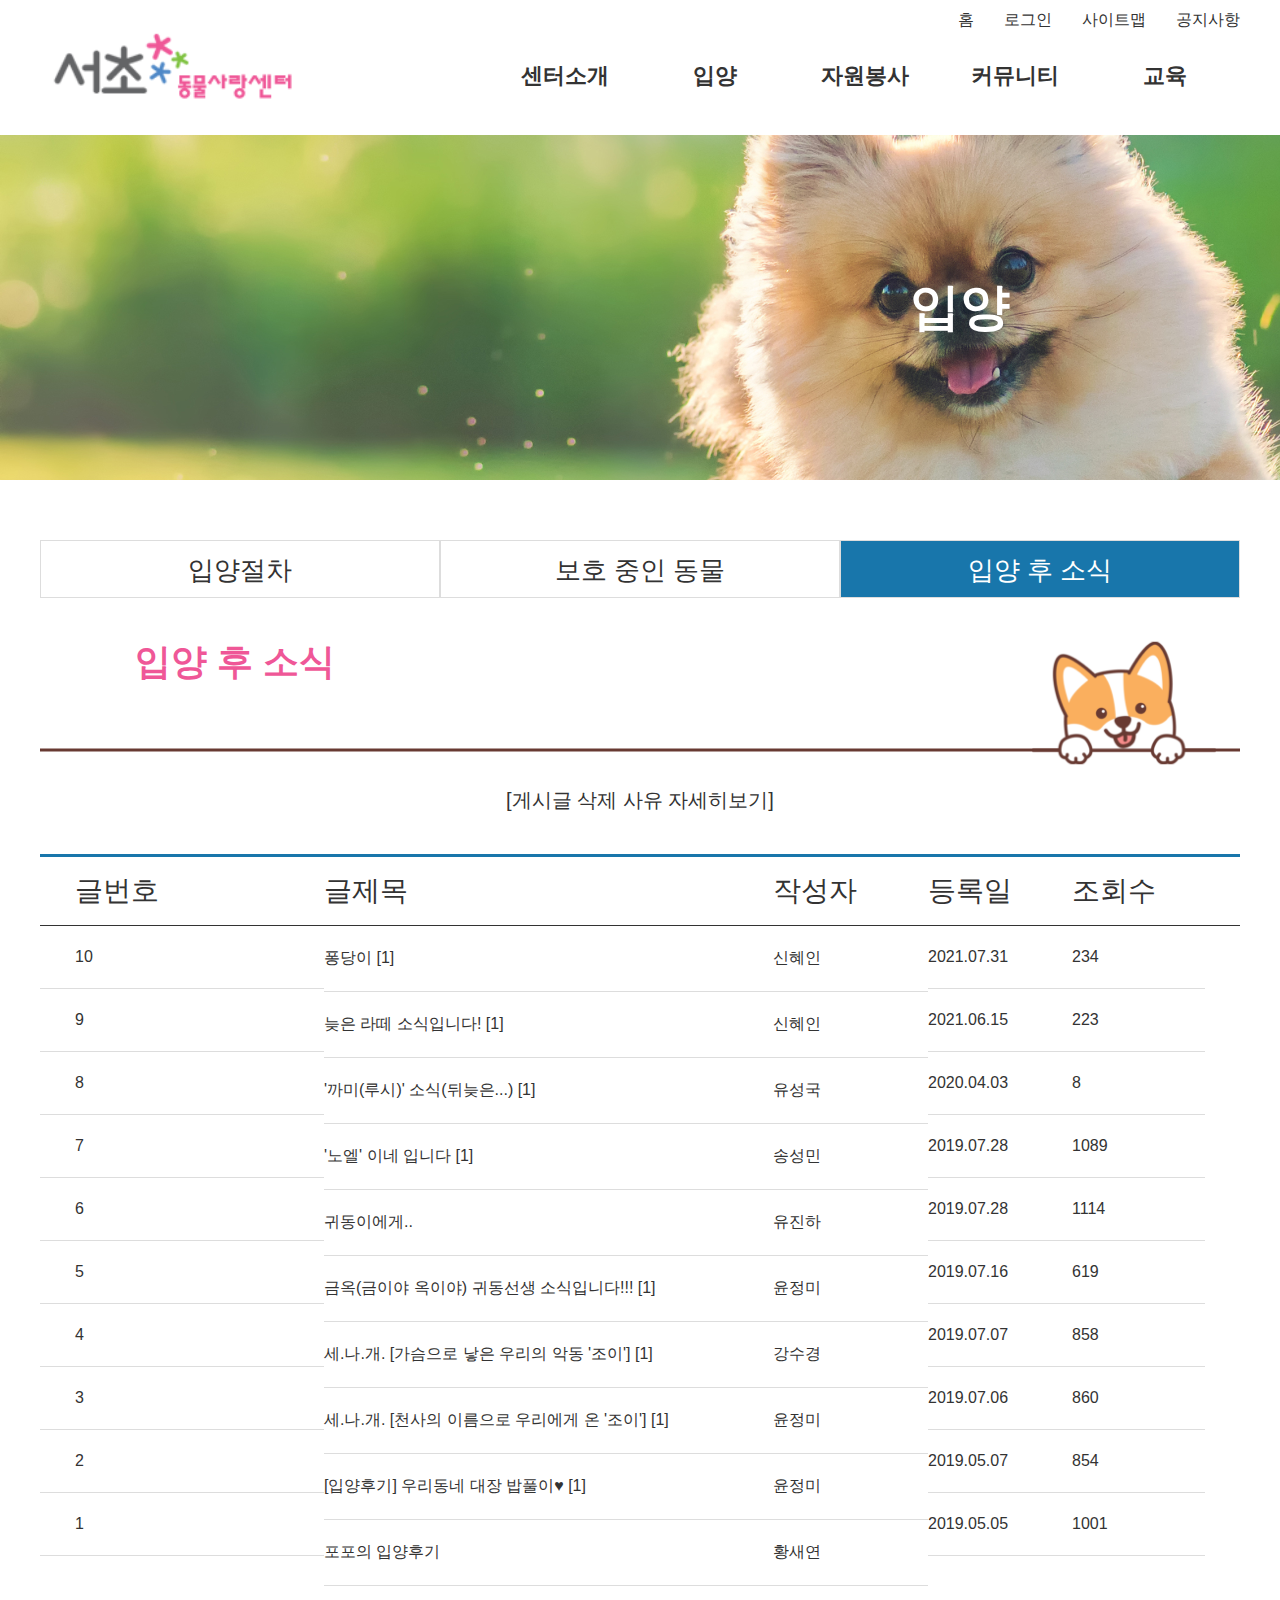
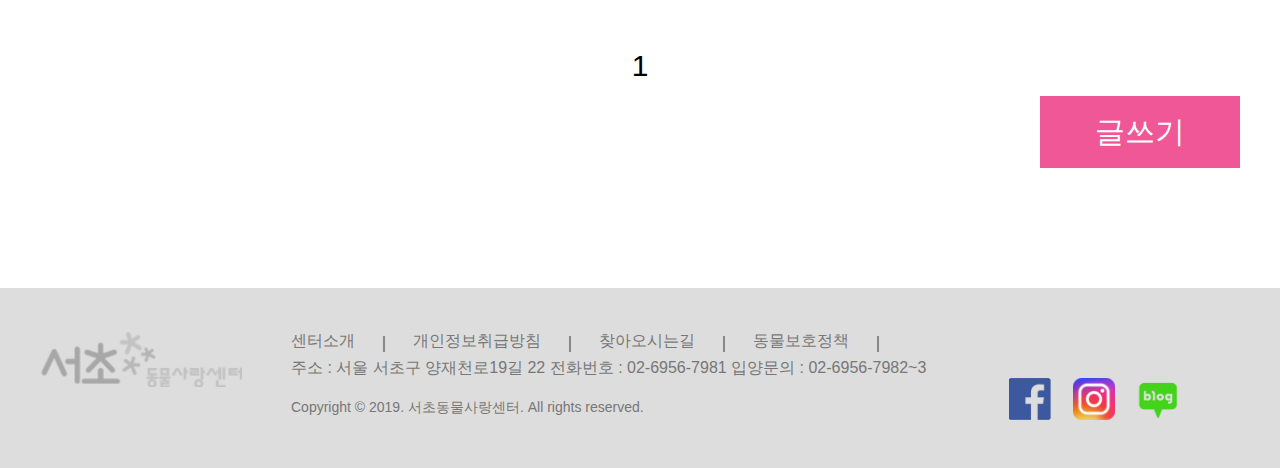
<file: adopt/adopt-3.html>
<!DOCTYPE html>
<html lang="en">
<head>
    <meta charset="UTF-8">
    <meta http-equiv="X-UA-Compatible" content="IE=edge">
    <meta name="viewport" content="width=device-width, initial-scale=1.0">
    <title>Document</title>
    <link rel="shortcut icon" type="image/x-icon" href="../images/dog2.png">
    <link rel="stylesheet" href="./css/style3.css">
    <link href="https://fonts.googleapis.com/css2?family=Nanum+Myeongjo:wght@400;700;800&display=swap" rel="stylesheet">
    <script src="https://ajax.googleapis.com/ajax/libs/jquery/3.5.1/jquery.min.js"></script>
    <script src="../js/main.js"></script>
</head>
<body>
    <header id="header">
        <h1><a href="../index.html"><img src="images/logo.png" alt="서초동물사랑센터 로고"></a>
        </h1>
        <div class="header-box">
            <ul class="header-first-nav">
                <li><a href="../index.html">홈</a></li>
                <li><a href="#">로그인</a></li>
                <li><a href="#">사이트맵</a></li>
                <li><a href="#">공지사항</a></li>
            </ul>
            <ul class="header-second-nav">
                <li><a href="#">센터소개</a>
                    <ul class="header-second-nav-depth">
                        <li><a href="../introduce/introduce.html">소개</a></li>
                        <li><a href="../introduce/introduce_2.html">둘러보기</a></li>
                        <li><a href="../introduce/introduce_3.html">오시는길</a></li>
                    </ul>
                </li>
                <li><a href="./adopt-1.html">입양</a>
                    <ul class="header-second-nav-depth">
                        <li><a href="./adopt-1.html">입양절차</a></li>
                        <li><a href="./adopt-2.html">보호중인동물</a></li>
                        <li><a href="./adopt-3.html">입양 후 소식</a></li>
                    </ul>
                </li>
                <li><a href="#">자원봉사</a>
                    <ul class="header-second-nav-depth">
                        <li><a href="#">안내</a></li>
                        <li><a href="#">신청</a></li>
                    </ul>
                </li>
                <li><a href="#">커뮤니티</a>
                    <ul class="header-second-nav-depth">
                        <li><a href="#">공지사항</a></li>
                        <li><a href="#">갤러리</a></li>
                        <li><a href="#">뉴스레터</a></li>
                        <li><a href="#">FQA</a></li>
                    </ul>
                </li>
                <li><a href="#">교육</a>
                    <ul class="header-second-nav-depth">
                        <li><a href="#">온라인교육영상</a></li>
                    </ul>
                </li>
            </ul>
        </div>
    </header>

    <section class="main-visual">
        <h2>입양</h2>
    </section>

    <section class="adopt-box">
        <div class="introduce">
            <ul class="introduce-nav">
                <li><a href="./adopt-1.html">입양절차</a></li>
                <li><a href="./adopt-2.html">보호 중인 동물</a></li>
                <li><a id="white" href="./adopt-3.html">입양 후 소식</a></li>
            </ul>
            <h2>입양 후 소식</h2>
            <div class="dog-img"></div>
        </div>
    </section>

    <section class="delete">
        <a href="#"><p>[게시글 삭제 사유 자세히보기]</p></a>
    </section>

    <section class="depth-box">
        <ul class="depth-1">
            <li><a href="#">글번호</a>
            </li>
            <li><a href="#">글제목</a>
            </li>
            <li><a href="#">작성자</a>
            </li>
            <li><a href="#">등록일</a>
            </li>
            <li><a href="#">조회수</a>
            </li>
        </ul>
    </section>
    <section class="depth-box2">
        <ul class="depth-2">
            <li><a href="">10</a></li>
            <li><a href="">9</a></li>
            <li><a href="">8</a></li>
            <li><a href="">7</a></li>
            <li><a href="">6</a></li>
            <li><a href="">5</a></li>
            <li><a href="">4</a></li>
            <li><a href="">3</a></li>
            <li><a href="">2</a></li>
            <li><a href="">1</a></li>
        </ul>
        <ul class="depth-2">
            <li><a href="">퐁당이 [1]</a></li>
            <li><a href="">늦은 라떼 소식입니다! [1]</a></li>
            <li><a href="">'까미(루시)' 소식(뒤늦은...) [1]</a></li>
            <li><a href="">'노엘' 이네 입니다 [1] </a></li>
            <li><a href="">귀동이에게..</a></li>
            <li><a href="">금옥(금이야 옥이야) 귀동선생 소식입니다!!! [1]</a></li>
            <li><a href="">세.나.개. [가슴으로 낳은 우리의 악동 '조이'] [1]</a></li>
            <li><a href="">세.나.개. [천사의 이름으로 우리에게 온 '조이'] [1] </a></li>
            <li><a href="">[입양후기] 우리동네 대장 밥풀이♥ [1]</a></li>
            <li><a href="">포포의 입양후기</a></li>
        </ul>
        <ul class="depth-2">
            <li><a href="">신혜인</a></li>
            <li><a href="">신혜인</a></li>
            <li><a href="">유성국</a></li>
            <li><a href="">송성민</a></li>
            <li><a href="">유진하</a></li>
            <li><a href="">윤정미</a></li>
            <li><a href="">강수경</a></li>
            <li><a href="">윤정미</a></li>
            <li><a href="">윤정미</a></li>
            <li><a href="">황새연</a></li>
        </ul>
        <ul class="depth-2">
            <li><a href="">2021.07.31</a></li>
            <li><a href="">2021.06.15</a></li>
            <li><a href="">2020.04.03</a></li>
            <li><a href="">2019.07.28</a></li>
            <li><a href="">2019.07.28</a></li>
            <li><a href="">2019.07.16</a></li>
            <li><a href="">2019.07.07</a></li>
            <li><a href="">2019.07.06</a></li>
            <li><a href="">2019.05.07</a></li>
            <li><a href="">2019.05.05</a></li>
        </ul>
        <ul class="depth-2">
            <li><a href="">234</a></li>
            <li><a href="">223</a></li>
            <li><a href="">8</a></li>
            <li><a href="">1089</a></li>
            <li><a href="">1114</a></li>
            <li><a href="">619</a></li>
            <li><a href="">858</a></li>
            <li><a href="">860</a></li>
            <li><a href="">854</a></li>
            <li><a href="">1001</a></li>
        </ul>
    </section>
    <section class="page-num">
        <p>1</p>
        <button>글쓰기</button>
    </section>



    <footer>
        <div class="footer-box">
                <a href="../index/index.html">
                    <img class="footer-logo" src="images/footer_logo.png" alt="푸터로고">
                </a>
                <div class="footer-box-flex">
                    <ul class="footer-box-ul">
                        <li><a href="./introduce/introduce.html">센터소개</a></li><span></span>
                        <li><a href="#">개인정보취급방침</a></li><span></span>
                        <li><a href="./introduce/introduce_3.html">찾아오시는길</a></li><span></span>
                        <li><a href="#">동물보호정책</a></li><span></span>
                    </ul>
                    <div class="footer-box-p">
                        <p>주소 : 서울 서초구 양재천로19길 22   전화번호 : 02-6956-7981   입양문의 : 02-6956-7982~3
                        </p>
                        <p>Copyright &copy; 2019. 서초동물사랑센터. All rights reserved.</p>
                    </div>
                </div>
                <div class="icon">
                    <a href="#"><img src="images/face-book.png" alt="페이스북"></a>
                    <a href="#"><img src="images/instagram.png" alt="인스타그램"></a>
                    <a href="#"><img src="images/band.png" alt="네이버밴드"></a>
                </div>
            </div>
           
        </footer>
</body>
</html>
</file>
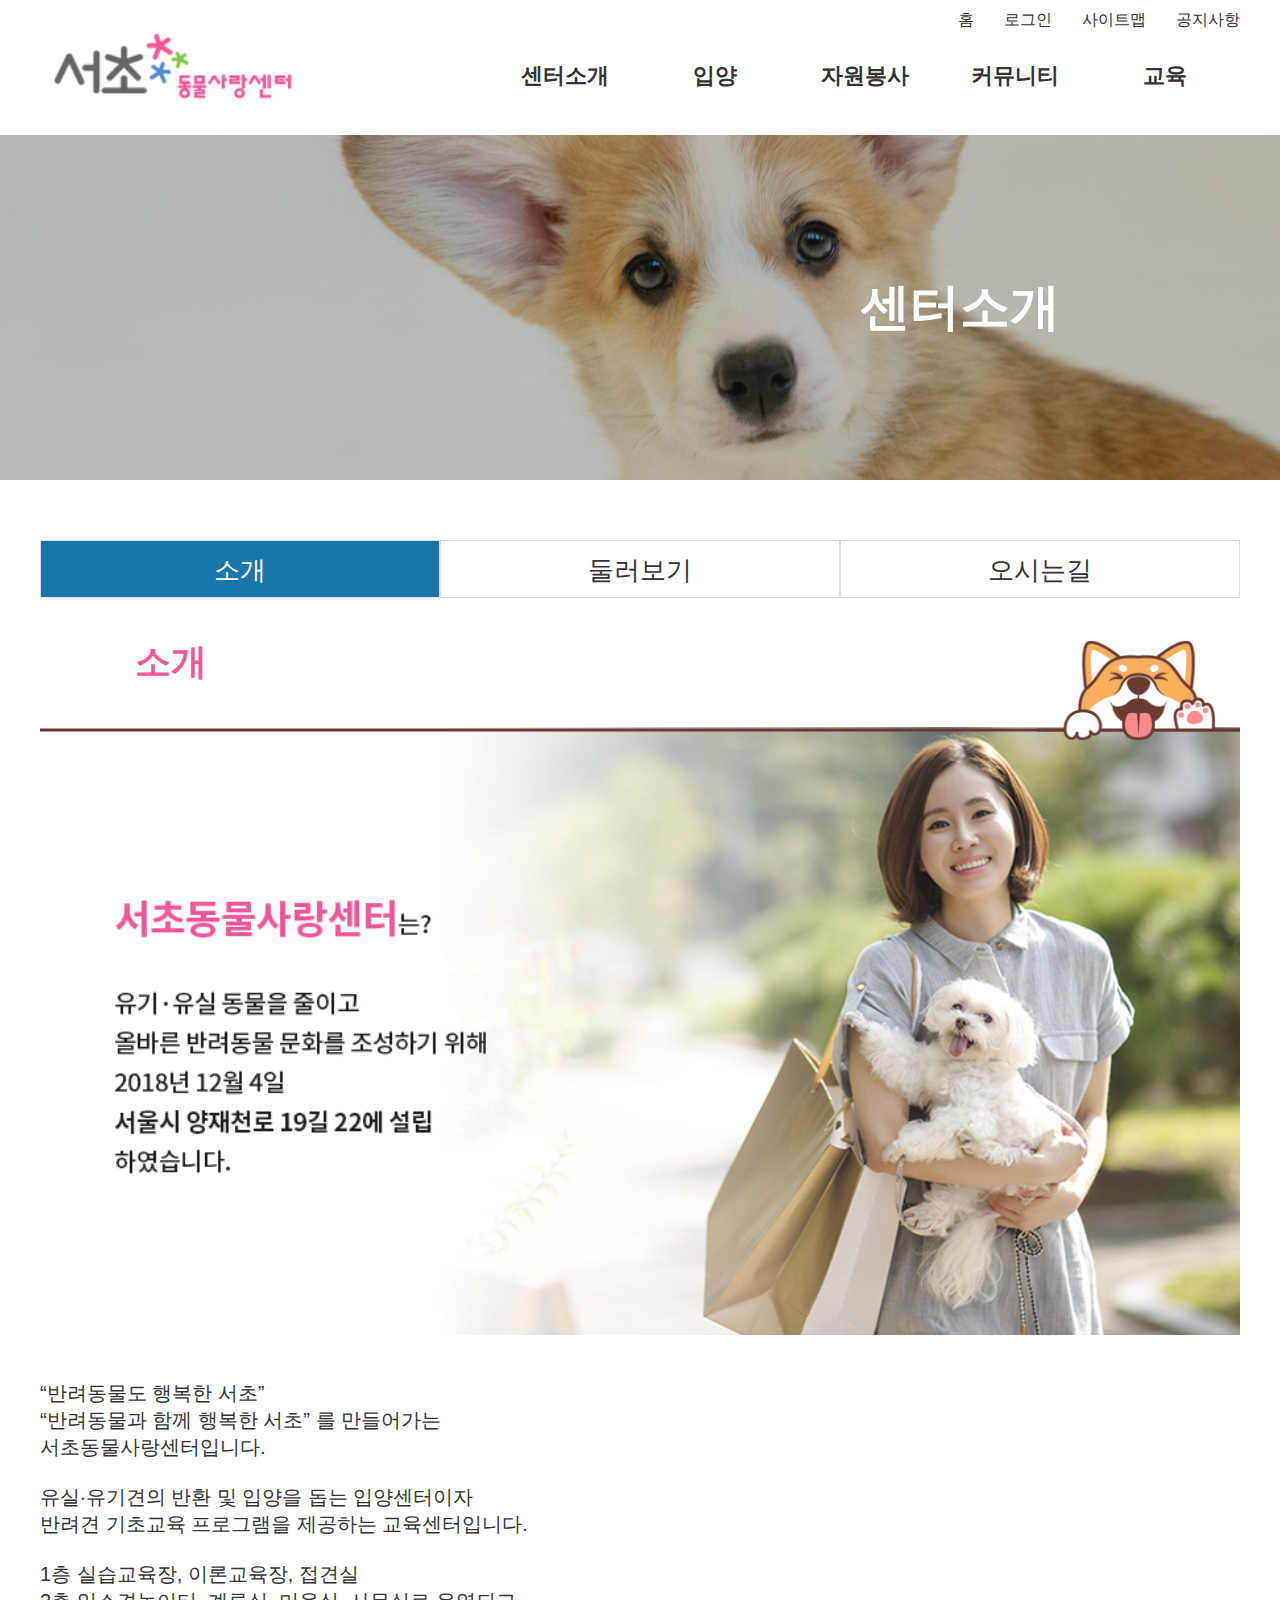
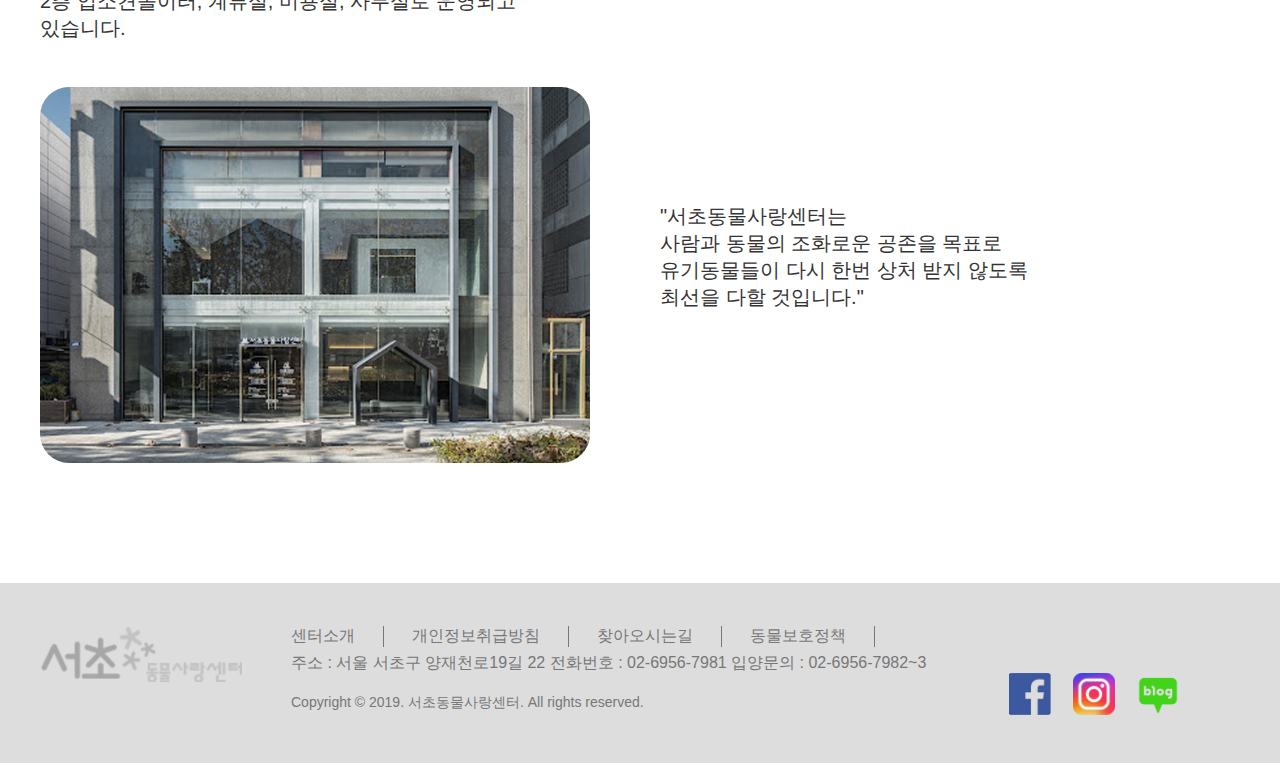
<file: introduce/introduce.html>
<!DOCTYPE html>
<html lang="en">
<head>
    <meta charset="UTF-8">
    <meta http-equiv="X-UA-Compatible" content="IE=edge">
    <meta name="viewport" content="width=device-width, initial-scale=1.0">
    <link rel="stylesheet" href="../css/style-introduce.css">
    <link rel="shortcut icon" type="image/x-icon" href="../images/dog2.png">
    <title>서울동물사랑센터 센터소개</title>
    <link href="https://fonts.googleapis.com/css2?family=Nanum+Myeongjo:wght@400;700;800&display=swap" rel="stylesheet">
    <script src="https://ajax.googleapis.com/ajax/libs/jquery/3.5.1/jquery.min.js"></script>
    <script src="../js/main.js"></script>
</head>
<body>
    <header id="header">
        <h1><a href="../index.html"><img src="./images-sub/logo.png" alt="서울동물사랑센터 로고"></a>
        </h1>
        <div class="header-box">
            <ul class="header-first-nav">
                <li><a href="../index.html">홈</a></li>
                <li><a href="#">로그인</a></li>
                <li><a href="#">사이트맵</a></li>
                <li><a href="#">공지사항</a></li>
            </ul>
            <ul class="header-second-nav">
                <li><a href="../adopt/adopt-1.html">센터소개</a>
                    <ul class="header-second-nav-depth">
                        <li><a href="./introduce.html">소개</a></li>
                        <li><a href="./introduce_2.html">둘러보기</a></li>
                        <li><a href="./introduce_3.html">오시는길</a></li>
                    </ul>
                </li>
                <li><a href="../adopt/adopt-1.html">입양</a>
                    <ul class="header-second-nav-depth">
                        <li><a href="../adopt/adopt-1.html">입양절차</a></li>
                        <li><a href="../adopt/adopt-2.html">보호중인동물</a></li>
                        <li><a href="../adopt/adopt-3.html">입양 후 소식</a></li>
                    </ul>
                </li>
                <li><a href="#">자원봉사</a>
                    <ul class="header-second-nav-depth">
                        <li><a href="#">안내</a></li>
                        <li><a href="#">신청</a></li>
                    </ul>
                </li>
                <li><a href="#">커뮤니티</a>
                    <ul class="header-second-nav-depth">
                        <li><a href="#">공지사항</a></li>
                        <li><a href="#">갤러리</a></li>
                        <li><a href="#">뉴스레터</a></li>
                        <li><a href="#">FQA</a></li>
                    </ul>
                </li>
                <li><a href="#">교육</a>
                    <ul class="header-second-nav-depth">
                        <li><a href="#">온라인교육영상</a></li>
                    </ul>
                </li>
            </ul>
        </div>
    </header>

    <section class="main-visual">
        <h2>센터소개</h2>
    </section>

    <section class="introduce-box">
        <div class="introduce">
            <ul class="introduce-nav">
                <li><a id="white" href="./introduce.html">소개</a></li>
                <li><a href="./introduce_2.html">둘러보기</a></li>
                <li><a href="./introduce_3.html">오시는길</a></li>
            </ul>
            <h2>소개</h2>
            <div class="dog-img"></div>
        </div>
        <div class="introduce-img"></div>
        <p class="text-1">
            “반려동물도 행복한 서초”<br>
            “반려동물과 함께 행복한 서초” 를 만들어가는<br>
            서초동물사랑센터입니다.<br><br>

            유실∙유기견의 반환 및 입양을 돕는 입양센터이자<br>
            반려견 기초교육 프로그램을 제공하는 교육센터입니다.<br><br>

            1층 실습교육장, 이론교육장, 접견실<br>
            2층 입소견놀이터, 계류실, 미용실, 사무실로 운영되고 <br>있습니다.
        </p>
        <div class="introduce2">
            <img src="./images-sub/introduce2.png" alt="전경">
            <p class="text-2">
                "서초동물사랑센터는 <br>
                사람과 동물의 조화로운 공존을 목표로<br>
                유기동물들이 다시 한번 상처 받지 않도록<br>
                최선을 다할 것입니다."<br>
            </p>
        </div>
    </section>
    <footer>
        <div class="footer-box">
                <a href="../index/index.html">
                    <img class="footer-logo" src="../images/footer_logo.png" alt="푸터로고">
                </a>
                <div class="footer-box-flex">
                    <ul class="footer-box-ul">
                        <li><a href="./introduce/introduce.html">센터소개</a></li><span></span>
                        <li><a href="#">개인정보취급방침</a></li><span></span>
                        <li><a href="./introduce/introduce_3.html">찾아오시는길</a></li><span></span>
                        <li><a href="#">동물보호정책</a></li><span></span>
                    </ul>
                    <div class="footer-box-p">
                        <p>주소 : 서울 서초구 양재천로19길 22   전화번호 : 02-6956-7981   입양문의 : 02-6956-7982~3
                        </p>
                        <p>Copyright &copy; 2019. 서초동물사랑센터. All rights reserved.</p>
                    </div>
                </div>
                <div class="icon">
                    <a href="#"><img src="../images/face-book.png" alt="페이스북"></a>
                    <a href="#"><img src="../images/instagram.png" alt="인스타그램"></a>
                    <a href="#"><img src="../images/band.png" alt="네이버밴드"></a>
                </div>
            </div>
           
        </footer>
</body>
</html>
</file>
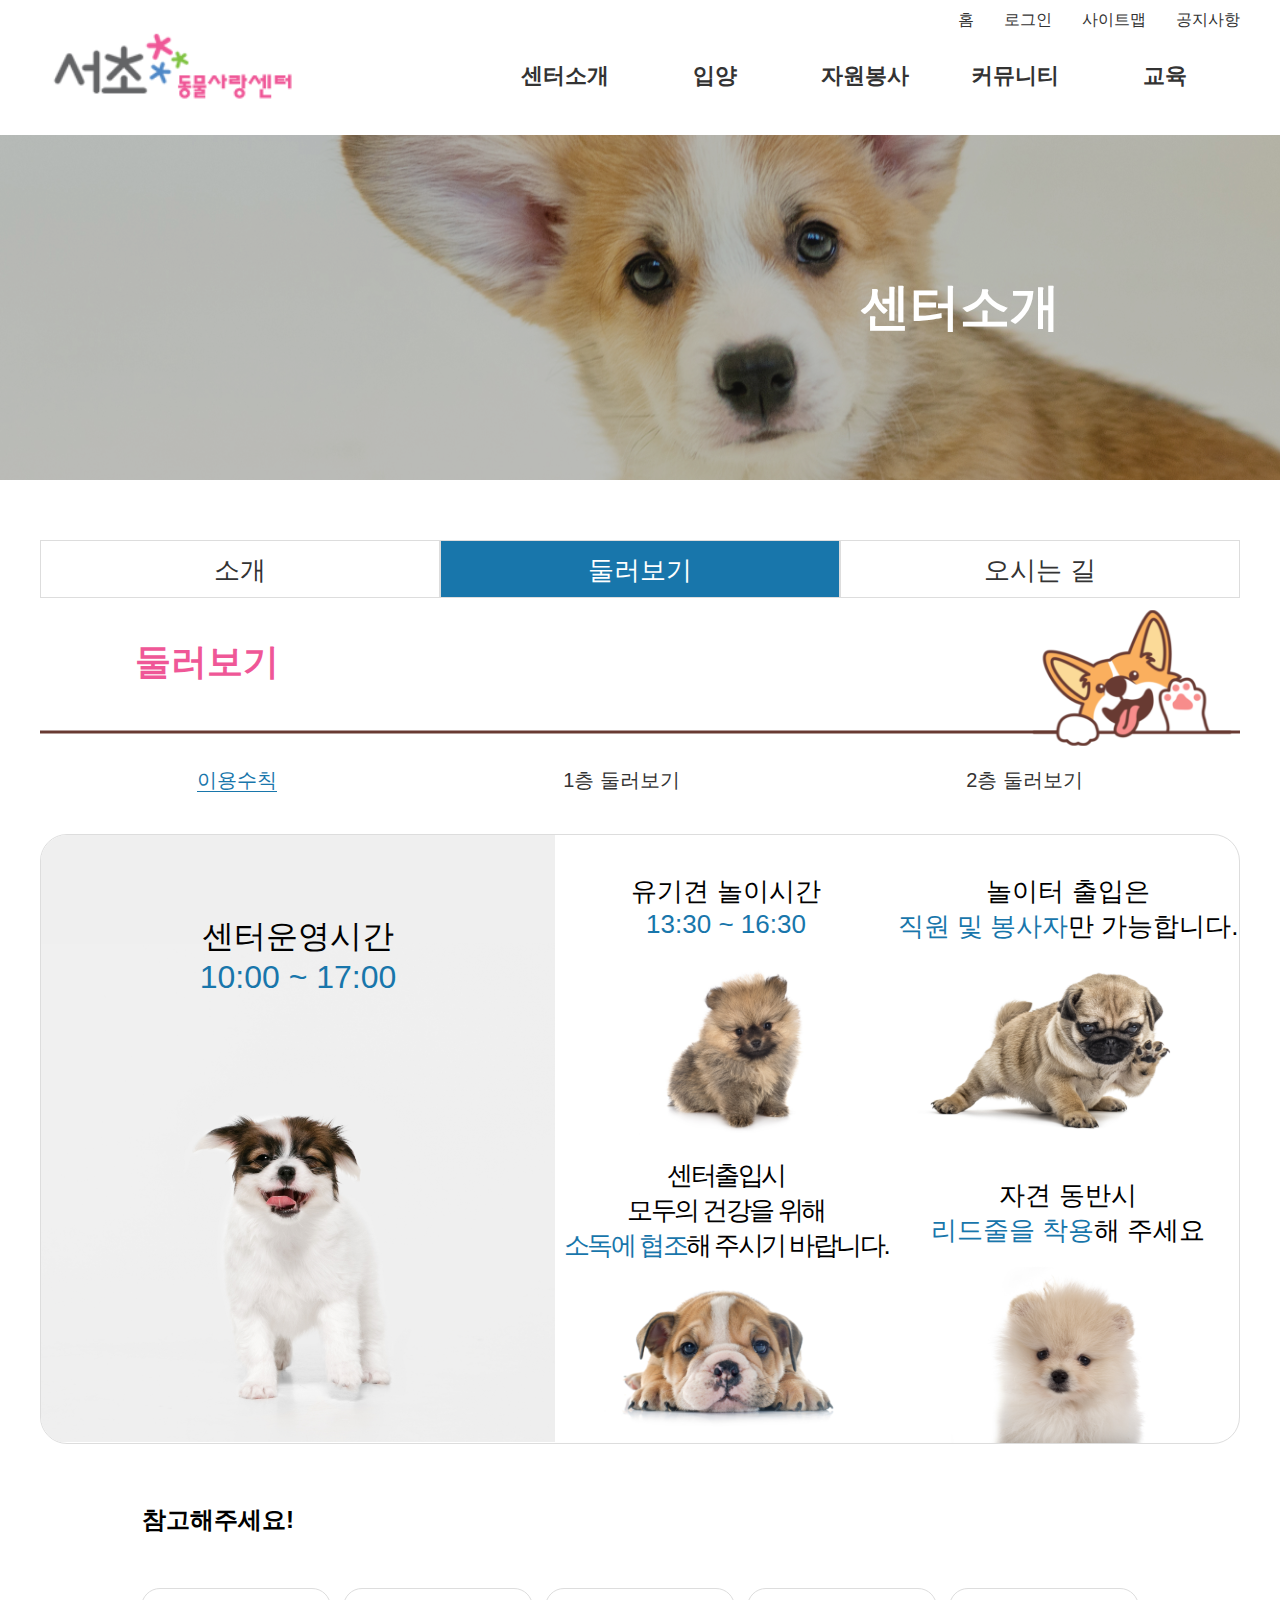
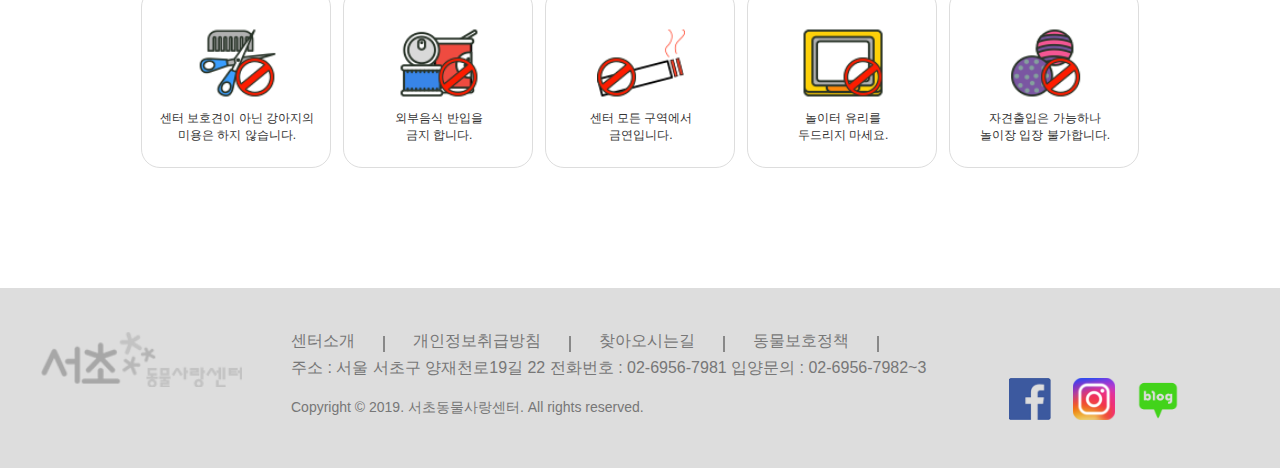
<file: introduce/introduce_2.html>
<!DOCTYPE html>
<html lang="en">
<head>
    <meta charset="UTF-8">
    <meta http-equiv="X-UA-Compatible" content="IE=edge">
    <meta name="viewport" content="width=device-width, initial-scale=1.0">
    <link rel="stylesheet" href="../css/style-introduce2.css">
    <link rel="shortcut icon" type="image/x-icon" href="../images/dog2.png">
    <title>서울동물사랑센터 센터소개</title>
    <link href="https://fonts.googleapis.com/css2?family=Nanum+Myeongjo:wght@400;700;800&display=swap" rel="stylesheet"><script src="https://ajax.googleapis.com/ajax/libs/jquery/3.5.1/jquery.min.js"></script>
    <script src="../js/main.js"></script>
</head>
<body>
    <header id="header">
        <h1><a href="../index.html"><img src="./images-sub/logo.png" alt="서울동물사랑센터 로고"></a>
        </h1>
        <div class="header-box">
            <ul class="header-first-nav">
                <li><a href="../index.html">홈</a></li>
                <li><a href="#">로그인</a></li>
                <li><a href="#">사이트맵</a></li>
                <li><a href="#">공지사항</a></li>
            </ul>
            <ul class="header-second-nav">
                <li><a href="../adopt/adopt-1.html">센터소개</a>
                    <ul class="header-second-nav-depth">
                        <li><a href="./introduce.html">소개</a></li>
                        <li><a href="./introduce_2.html">둘러보기</a></li>
                        <li><a href="./introduce_3.html">오시는길</a></li>
                    </ul>
                </li>
                <li><a href="../adopt/adopt-1.html">입양</a>
                    <ul class="header-second-nav-depth">
                        <li><a href="../adopt/adopt-1.html">입양절차</a></li>
                        <li><a href="../adopt/adopt-2.html">보호중인동물</a></li>
                        <li><a href="../adopt/adopt-3.html">입양 후 소식</a></li>
                    </ul>
                </li>
                <li><a href="#">자원봉사</a>
                    <ul class="header-second-nav-depth">
                        <li><a href="#">안내</a></li>
                        <li><a href="#">신청</a></li>
                    </ul>
                </li>
                <li><a href="#">커뮤니티</a>
                    <ul class="header-second-nav-depth">
                        <li><a href="#">공지사항</a></li>
                        <li><a href="#">갤러리</a></li>
                        <li><a href="#">뉴스레터</a></li>
                        <li><a href="#">FQA</a></li>
                    </ul>
                </li>
                <li><a href="#">교육</a>
                    <ul class="header-second-nav-depth">
                        <li><a href="#">온라인교육영상</a></li>
                    </ul>
                </li>
            </ul>
        </div>
    </header>

    <section class="main-visual">
        <h2>센터소개</h2>
    </section>

    <section class="introduce-box">
        <div class="introduce">
            <ul class="introduce-nav">
                <li><a href="./introduce.html">소개</a></li>
                <li><a id="white" href="./introduce_2.html">둘러보기</a></li>
                <li><a href="./introduce_3.html">오시는 길</a></li>
            </ul>
            <h2>둘러보기</h2>
            <div class="dog-img"></div>
        </div>
        <ul class="introduce-ul">
            <li><a id="blue" href="#">이용수칙</a></li>
            <li><a href="#">1층 둘러보기</a></li>
            <li><a href="#">2층 둘러보기</a></li>
        </ul>
        <div class="introduce-img-box">
            <div class="introduce-img">
                <div class="introduce-img-text">
                    <p>센터운영시간</p>
                    <p class="blue">10:00 ~ 17:00</p>
                </div>
            </div>
            <div class="introduce-img2">
                <div class="introduce-img-dog">
                    <div class="introduce-img2-text">
                        <p>유기견 놀이시간</p>
                        <p class="blue">13:30 ~ 16:30</p>
                    </div>
                </div>
                <div class="introduce-img-dog2">
                    <div class="introduce-img2-text2">
                        <p>센터출입시 <br>모두의 건강을 위해</p>
                        <span class="blue">소독에 협조</span>해 주시기 바랍니다.
                    </div>
                </div>
            </div>
            <div class="introduce-img3">
                <div class="introduce-img-dog3">
                    <div class="introduce-img2-text3">
                        <p>놀이터 출입은 </p>
                       <span class="blue">직원 및 봉사자</span>만 가능합니다.
                    </div>
                </div>
                <div class="introduce-img-dog4">
                    <div class="introduce-img2-text4">
                        <p>자견 동반시</p>
                        <span class="blue">리드줄을 착용</span>해 주세요
                    </div>
                </div>
            </div>
        </div>
    </section>
    <section class="reference">
        <h2>참고해주세요!</h2>
        <ul>
            <li><a href="#">
                <img src="./images-sub/tap1_img4.png" alt="참고아이콘">
                <p>센터 보호견이 아닌 강아지의 <br>
                    미용은 하지 않습니다.</p>
            </a></li>
            <li><a href="#">
                <img src="./images-sub/tap1_img5.png" alt="참고아이콘1">
                <p>외부음식 반입을 <br>
                    금지 합니다.</p>
            </a></li>
            <li><a href="#">
                <img src="./images-sub/tap1_img7.png" alt="참고아이콘2">
                <p>센터 모든 구역에서 <br>
                    금연입니다.</p>
            </a></li>
            <li><a href="#">
                <img src="./images-sub/tap1_img8.png" alt="참고아이콘3">
                <p>놀이터 유리를 <br>
                    두드리지 마세요.</p>
            </a></li>
            <li><a href="#">
                <img src="./images-sub/tap1_img9.png" alt="참고아이콘4">
                <p>자견출입은 가능하나  <br>
                    놀이장 입장 불가합니다.</p>
            </a></li>
        </ul>
    </section>


    <footer>
        <div class="footer-box">
                <a href="../index/index.html">
                    <img class="footer-logo" src="../images/footer_logo.png" alt="푸터로고">
                </a>
                <div class="footer-box-flex">
                    <ul class="footer-box-ul">
                        <li><a href="./introduce/introduce.html">센터소개</a></li><span></span>
                        <li><a href="#">개인정보취급방침</a></li><span></span>
                        <li><a href="./introduce/introduce_3.html">찾아오시는길</a></li><span></span>
                        <li><a href="#">동물보호정책</a></li><span></span>
                    </ul>
                    <div class="footer-box-p">
                        <p>주소 : 서울 서초구 양재천로19길 22   전화번호 : 02-6956-7981   입양문의 : 02-6956-7982~3
                        </p>
                        <p>Copyright &copy; 2019. 서초동물사랑센터. All rights reserved.</p>
                    </div>
                </div>
                <div class="icon">
                    <a href="#"><img src="../images/face-book.png" alt="페이스북"></a>
                    <a href="#"><img src="../images/instagram.png" alt="인스타그램"></a>
                    <a href="#"><img src="../images/band.png" alt="네이버밴드"></a>
                </div>
            </div>
           
        </footer>
</body>
</html>
</file>
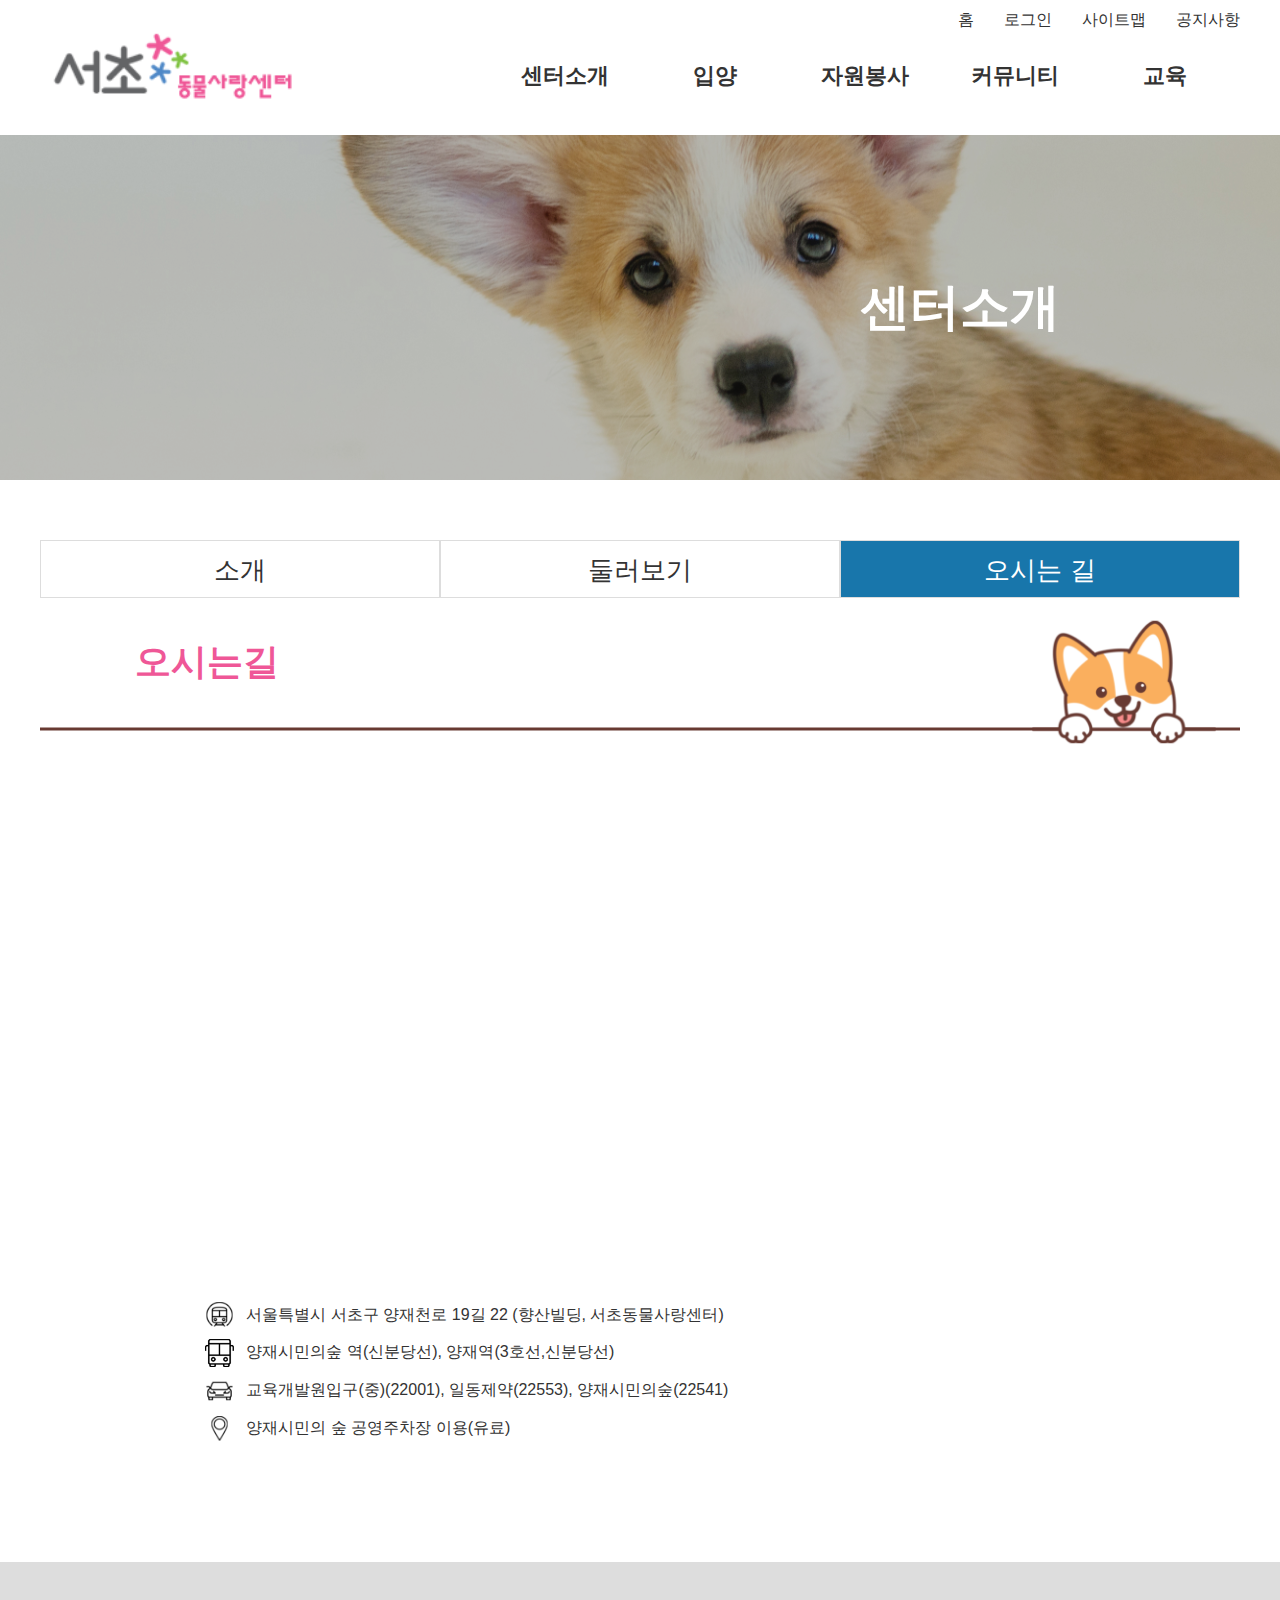
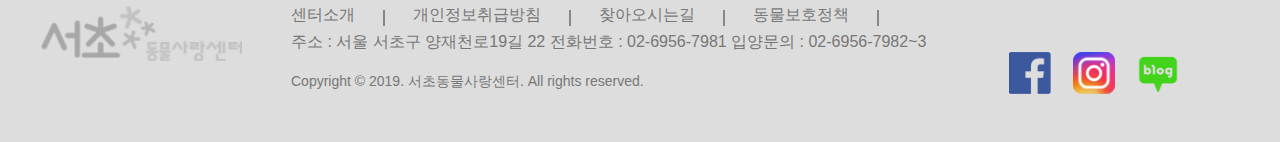
<file: introduce/introduce_3.html>
<!DOCTYPE html>
<html lang="en">
<head>
    <meta charset="UTF-8">
    <meta http-equiv="X-UA-Compatible" content="IE=edge">
    <meta name="viewport" content="width=device-width, initial-scale=1.0">
    <link rel="stylesheet" href="../css/style-introduce3.css">
    <link rel="shortcut icon" type="image/x-icon" href="../images/dog2.png">
    <title>서울동물사랑센터 센터소개</title>
    <link href="https://fonts.googleapis.com/css2?family=Nanum+Myeongjo:wght@400;700;800&display=swap" rel="stylesheet"><script src="https://ajax.googleapis.com/ajax/libs/jquery/3.5.1/jquery.min.js"></script>
    <script src="../js/main.js"></script>
</head>
<body>
    <header id="header">
        <h1><a href="../index.html"><img src="./images-sub/logo.png" alt="서울동물사랑센터 로고"></a>
        </h1>
        <div class="header-box">
            <ul class="header-first-nav">
                <li><a href="../index.html">홈</a></li>
                <li><a href="#">로그인</a></li>
                <li><a href="#">사이트맵</a></li>
                <li><a href="#">공지사항</a></li>
            </ul>
            <ul class="header-second-nav">
                <li><a href="../adopt/adopt-1.html">센터소개</a>
                    <ul class="header-second-nav-depth">
                        <li><a href="./introduce.html">소개</a></li>
                        <li><a href="./introduce_2.html">둘러보기</a></li>
                        <li><a href="./introduce_3.html">오시는길</a></li>
                    </ul>
                </li>
                <li><a href="../adopt/adopt-1.html">입양</a>
                    <ul class="header-second-nav-depth">
                        <li><a href="../adopt/adopt-1.html">입양절차</a></li>
                        <li><a href="../adopt/adopt-2.html">보호중인동물</a></li>
                        <li><a href="../adopt/adopt-3.html">입양 후 소식</a></li>
                    </ul>
                </li>
                <li><a href="#">자원봉사</a>
                    <ul class="header-second-nav-depth">
                        <li><a href="#">안내</a></li>
                        <li><a href="#">신청</a></li>
                    </ul>
                </li>
                <li><a href="#">커뮤니티</a>
                    <ul class="header-second-nav-depth">
                        <li><a href="#">공지사항</a></li>
                        <li><a href="#">갤러리</a></li>
                        <li><a href="#">뉴스레터</a></li>
                        <li><a href="#">FQA</a></li>
                    </ul>
                </li>
                <li><a href="#">교육</a>
                    <ul class="header-second-nav-depth">
                        <li><a href="#">온라인교육영상</a></li>
                    </ul>
                </li>
            </ul>
        </div>
    </header>

    <section class="main-visual">
        <h2>센터소개</h2>
    </section>

    <section class="introduce-box">
        <div class="introduce">
            <ul class="introduce-nav">
                <li><a href="./introduce.html">소개</a></li>
                <li><a href="./introduce_2.html">둘러보기</a></li>
                <li><a id="white"  href="./introduce_3.html">오시는 길</a></li>
            </ul>
            <h2>오시는길</h2>
            <div class="dog-img"></div>
        </div>
        <div class="map">
            <iframe src="https://www.google.com/maps/embed?pb=!1m18!1m12!1m3!1d3166.338736591903!2d127.03812409999999!3d37.4763321!2m3!1f0!2f0!3f0!3m2!1i1024!2i768!4f13.1!3m3!1m2!1s0x357ca10b5d836675%3A0x1bbfbc48b01835de!2z7ISc7LSIIOuPmeusvOyCrOuekeyEvO2EsA!5e0!3m2!1sko!2skr!4v1635248722592!5m2!1sko!2skr" width="910" height="500" style="border:0;" allowfullscreen="" loading="lazy"></iframe>
            <ul class="map-ul">
                <li>
                    <img src="./images-sub/icon.png" alt="위치">
                    서울특별시 서초구 양재천로 19길 22 (향산빌딩, 서초동물사랑센터)</li>
                <li>
                    <img src="./images-sub/icon2.png" alt="지하철">
                    양재시민의숲 역(신분당선), 양재역(3호선,신분당선)</li>
                <li>
                    <img src="./images-sub/icon3.png" alt="버스">
                    교육개발원입구(중)(22001), 일동제약(22553), 양재시민의숲(22541)</li>
                <li>
                    <img src="./images-sub/icon4.png" alt="자동차">
                    양재시민의 숲 공영주차장 이용(유료)</li>
            </ul>
        </div>

        </section>
        

        <footer>
            <div class="footer-box">
                    <a href="../index/index.html">
                        <img class="footer-logo" src="../images/footer_logo.png" alt="푸터로고">
                    </a>
                    <div class="footer-box-flex">
                        <ul class="footer-box-ul">
                            <li><a href="./introduce/introduce.html">센터소개</a></li><span></span>
                            <li><a href="#">개인정보취급방침</a></li><span></span>
                            <li><a href="./introduce/introduce_3.html">찾아오시는길</a></li><span></span>
                            <li><a href="#">동물보호정책</a></li><span></span>
                        </ul>
                        <div class="footer-box-p">
                            <p>주소 : 서울 서초구 양재천로19길 22   전화번호 : 02-6956-7981   입양문의 : 02-6956-7982~3
                            </p>
                            <p>Copyright &copy; 2019. 서초동물사랑센터. All rights reserved.</p>
                        </div>
                    </div>
                    <div class="icon">
                        <a href="#"><img src="../images/face-book.png" alt="페이스북"></a>
                        <a href="#"><img src="../images/instagram.png" alt="인스타그램"></a>
                        <a href="#"><img src="../images/band.png" alt="네이버밴드"></a>
                    </div>
                </div>
               
            </footer>
</body>
</html>
</file>
<file: css/style.css>
:root {
    --main-color: #EF5797;
    --sub-color: #0068A3;
    --text-color: #333;
}

*{
    margin: 0;
    padding: 0;
    box-sizing: border-box;
}

a {
    text-decoration: none;
    color: var(--text-color);
}

ul{
    list-style-type: none;
}

h2{
    font-size: 36px;
    color:#EF5797;
}

body {
    font-family: 'Noto Sans KR', sans-serif;
    color: var(--text-color);
    font-size: 18px; 
    font-weight: 400;
  }

.container{
    width: 1200px;
    margin: 0 auto;
}

/* 헤더 */
#header{
    width: 1200px;
    margin: 0 auto;
    display: flex;
    justify-content: space-between;
    height: 135px;
  }
  #header img{
  width: 247px;
  height: 75px;
  margin-top: 30px;
  margin-left: 10px;
  }
  
  .header-first-nav{
  display: flex;
  font-size: 16px;
  color: #707070;
  margin-top: 10px;
  justify-content: flex-end;
  }
  .header-first-nav li{
  margin-right: 30px;
  }
  .header-first-nav li:last-child{
  margin: 0;
  }

  .header-second-nav{
  display: flex;
  color: #333333;
  font-weight: 600;
  margin-top: 30px;
  justify-content: flex-end;
  }
  .header-second-nav li{
  font-size: 22px;
  text-align: center;
  width: 150px;
  }
  .header-second-nav li a{
  width: 150px;
  }
  .header-second-nav li:last-child{
  margin: 0;
  }
  .header-second-nav-depth{
  position: relative;
  margin-top: 38px;
  background: #1876AB;
  padding: 10px 0;
  z-index: 100;
  display: none;
  }
  .header-second-nav-depth li a:hover{
  background: #60c5ff;
  }
  .header-second-nav-depth li{
  font-size: 18px;
  margin: 0;
  text-align: center;
  font-weight: 300;
  
  }
  .header-second-nav-depth li a{
  display: block;
  padding: 6px 0;
  color: white;
  }
  /* 헤더 끝 */

/*메인 슬라이더*/
.swiper {
    position: relative;
  }

  .swiper-slide {
    text-align: center;
    font-size: 18px;
    background: #fff;

    /* Center slide text vertically */
    display: -webkit-box;
    display: -ms-flexbox;
    display: -webkit-flex;
    display: flex;
    -webkit-box-pack: center;
    -ms-flex-pack: center;
    -webkit-justify-content: center;
    justify-content: center;
    -webkit-box-align: center;
    -ms-flex-align: center;
    -webkit-align-items: center;
    align-items: center;
  }

  .swiper-slide img {
    display: block;
    width: 1920px;
    height: 600px;
    object-fit: cover;
  }
  .swiper-button-next{
    color: rgb(109, 109, 109);
  }
  .swiper-button-prev{
    color: rgb(109, 109, 109);
  }
  .swiper-pagination{
    position: absolute;
    bottom: 10px;
  }

/*컨텐츠 1*/
#contents-1{
    margin-top: 150px;
}
#contents-1 h2{
    text-align: center;
    margin-bottom: 30px;
}

#contents-1 .contents-box{
    width: 1200px;
    height: 540px;
    position: relative;
    background: #F9BCD5;
    border-radius: 30px;
    display: flex;
    overflow: hidden;
    justify-content: center;
}

#contents-1 .contents-box .contents1{
    background: #fff;
    width: 334px;
    height: 438px;
    border-radius: 30px;
    margin-top: 70px;
}

#contents-1 .contents-box .contents1:hover{
    box-shadow: 8px 8px 5px rgba(0,0,0,0.2);;
}

#contents-1 .contents-box > a > span{
    position: absolute;
    right: 50px;
    top:20px;
    font-size: 24px;
    font-weight: bold;
    color:#fff;
}

#contents-1 .contents-box .contents1:first-child{
    margin-left: 60px;
}

#contents-1 .contents-box .contents1 img{
    margin-top: 36px;
    text-align: center;
    margin-left: 36px;
}

#contents-1 .contents-box .contents1 .text-box{
    display: flex;
    margin-left: 50px;
    width: 265px;
    position: relative;
}

.contents1 .text-box .dog-info{
    display: block;
    position: relative;
    margin-top: 40px;
}

.contents1 .text-box .dog-info:last-child{
    position: absolute;
    right: 30px;
}
.contents1 .text-box .dog-info a{
    display: flex;
    margin-top: 10px;
}

.contents1{
    margin-right: 39px;
}
.contents1:last-child{
    margin: 0;
}


/*컨텐츠 2*/
#contents-2{
    margin-top: 66px;
    display: flex;
    width: 1200px;
    margin: 0 auto;
    margin-top: 66px;
}

#contents-2 h2{
    margin-bottom: 32px;
}

/*컨텐츠 2-1*/
#contents-2 .contents2-1 h2{
    text-align: center;
}

#contents-2 .contents2-1-box{
    width: 681px;
    height: 226px;
    background: #ffe69d;
    border-radius: 30px;
    display: flex;
    position: relative;
}
#contents-2 .contents2-1-box > img{
    width: 201px;
    height: 111px;
    position: absolute;
    bottom: 0;
    left:24px;
}

#contents-2 .contents2-1-box p{
    font-size: 28px;
    font-weight: 500;
    white-space:pre-line;
    text-align:end;
    margin-top: 50px;
    margin-left: 32px;
}

#contents-2 .contents2-1-box .button1{
    width: 178px;
    height: 60px;
    background: #54C5D0;
    border-radius: 30px;
    border:none;
    color: #fff;
    font-size: 16px;
    text-align: center;
    margin-top: 46px;
    position: absolute;
    right: 14px;
    cursor: pointer;
}

#contents-2 .contents2-1-box .button1 img{
    width: 26px;
    height: 24px;
    margin-right: 10px;
}

#contents-2 .contents2-1-box .button1:hover{
    background: var(--sub-color);
}
#contents-2 .contents2-1-box .button2:hover{
    background: var(--sub-color);
}
#contents-2 .contents2-1-box .button2{
    width: 178px;
    height: 60px;
    background: #FAA61A;
    border-radius: 30px;
    border:none;
    color: #fff;
    font-size: 16px;
    text-align: center;
    margin-top: 130px;
    position: absolute;
    right: 14px;
    cursor: pointer;
}
#contents-2 .contents2-1-box .button2 img{
    width: 24px;
    height: 28px;
    margin-right: 10px;
    vertical-align: -18%;
}

.contents2-1-button{
    right: 14px;
}

/*컨텐츠 2-2*/

.contents2-2 .contents2-2-box{
    width: 489px;
    height: 226px;
    background: #F1F1F1;
    border-radius: 30px;
    margin-left: 30px;
    text-align: center;
}

.contents2-2 h2{
    text-align: center;
}

.contents2-2 .contents2-2-box .search-button {
    border:none;
    width: 409px;
    height: 50px;
    background: var(--sub-color);
    color:#fff;
    text-align: center;
    border-radius: 30px;
    font-size: 20px;
    cursor: pointer;
    margin-top: 20px;
}

.contents2-2 .contents2-2-box .search-button img{
    width: 22px;
    height: 22px;
    margin-left: 20px;
}

.contents2-2-box .select-1{
    width: 220px;
    height: 40px;
    background: #fff;
    border:none;
    border-radius: 10px;
}

.contents2-2-box .select-2{
    width: 106px;
    height: 40px;
    background: #fff;
    border:none;
    border-radius: 10px;
}

.contents2-2-box .select-box{
    padding-top: 32px;
    margin-bottom: 32px;
}

/*서브배너*/

#sub-banner{
    margin-top: 190px;
}

#sub-banner img{
    width: 100%;
}

/*컨텐츠 3*/

#contents-3{
    margin-top: 150px;
    position: relative;
}

#contents-3 h2{
    text-align: center;
    margin-bottom: 70px;
}
#contents-3 > a > span{
    position: absolute;
    right: 0;
    top:60px;
    font-size: 24px;
    font-weight: bold;
    color: #0068A3;
}


#contents-3 .indicator{
    position: relative;
}

#contents-3 .indicator .borderline{
    width: 1200px;
    border:1px solid #0068A3;
    position: absolute;
}

.indicator-box > ul{
    position: absolute;
    top: -12px;
    left: -10px;
}

.indicator-box > .circle{
    z-index: 100;
}
.indicator-box > .circle > li{
    display: inline-block;
    margin-left: 150px;  
}
.indicator-box > .dog-name{
    margin-left: 3px;
}

.indicator-box > .dog-name > li{
    display: inline-block;
    margin-left: 148px;
}
.indicator-box .circle > li > a{
    width: 28px;
    height: 28px;
    border-radius: 50%;
    background: #fff;
    border:4px solid #0068A3;
    display: flex;
    cursor: pointer;
}
.indicator-box .circle > li > a:hover{
    background-color: var(--sub-color);
}

.indicator-box > .circle > li:first-child a{
    background: #0068ac;
}

.indicator-name ul{
    list-style-type: none;
    display: flex;
}


.indicator > ul{
    list-style-type: none;
    display: flex;

}

.indicator .circle > li{
    justify-content: space-between;
}

.indicator .dog-name{
    position: relative;
}

.indicator .dog-name > li{
    margin-right: 30px;
}

.indicator .dog-name > li a{
    font-size: 14px;
    position: absolute;
    margin-top: 10px;
}

#contents-3 .contents3{
    margin-top: 70px;
    justify-content: space-between;
}

#contents-3 .contents3 img{
    width: 260px;
    height: 300px;
    justify-content: space-between;
    margin-right: 35px;
}

#contents-3 .contents3 img:last-child{
    margin-right: none;
}

#contents-3 .review-box{
    margin-top: 45px;
    border-top: 1px solid #dddddd;
    border-bottom: 1px solid #dddddd;
}

#contents-3 .review-box h3{
    margin-top: 40px;
    font-size: 24px;
    color: #0068A3;
}

#contents-3 .review-box p{ 
    font-size: 12px;
    font-weight: bold;
}
#contents-3 .review-box > p:last-child{
    margin-bottom: 40px;
    font-size: 16px;
    font-weight: 400;
    white-space:pre-line;
}
#contents-3 .review-box h3,.review-box p {
    margin-left: 70px;
}

/*컨텐츠 4*/
#contents-4 {
    display: flex;
    margin-top: 150px;
}

/*컨텐츠 4-1*/
#contents-4 .contents4-1 h2{
    text-align: center;
    margin-bottom: 50px;
}

/*노티스박스*/

#contents-4 .notice-box{
    width: 590px;
    height: 250px;
    border: 1px solid #dddddd;
}

.contents4-1 .notice-box ul{
    margin-left: 25px;
    margin-top: 15px;
}

.contents4-1 .notice-box ul li h3{
    font-size: 26px;
    margin-bottom: 30px;
}

.contents4-1 .notice-box ul li a{
    position:relative;
    display: block;
    margin-top: 15px;
}

.contents4-1 .notice-box ul li a:before{
    content:'';
    display: inline-block;
    background: #aaa;
    margin-right: 8px;
    width: 3px;
    height: 3px;
    border-radius: 3px;
    vertical-align: middle;
}

.contents4-1 .notice-box ul li:first-child a:before{
    content: none;
}

.contents4-1 .notice-box ul li a > span{
    position: absolute;
    display: block;
    right: 30px;
    top: 3px;
    font-size: 12px;
}
/*가이드 박스*/

#contents-4 .guide-box{
    width: 590px;
    height: 250px;
    border-bottom: 4px solid #683A32;
    margin-top: 5px;
    position: relative; 
    background: #FFD553;
}

.guide-box p{
    margin-left: 25px;
}

#contents-4 .guide-box p:first-child{
    padding-top: 50px;
    font-size: 20px;
    margin-bottom: 10px;
}

#contents-4 .guide-box p:nth-child(2){
    font-size: 36px;
}  

.map-guide p{
    font-size: 16px;
}
#contents-4 .guide-box img{
    position: absolute;
    width: 280px;
    right: 0;
    bottom: -21px;
}

/*컨텐츠 4-2*/
#contents-4 .contents4-2{
    width: 590px;
    margin-left: 20px;
}
.contents4-2 h2{
    text-align: center;
    margin-bottom: 50px;
}

.contents4-2 .map-guide{
    width: 590px;
    height: 100px;
    margin-left: 4px;
}

#contents-4 .contents4-2 .map-guide .map-guide-text-box img{
    width: 20px;
    height: 19px;
    margin-top: 5px;
}

#contents-4 .contents4-2 .map-guide .map-guide-text-box{
    display: flex;
}

.map-guide-text-box p{
    margin-left: 10px;
}


/* footer */
footer{
    margin-top: 120px;
    background-color: #dddddd;
    height: 180px;
    font-size: 16px;
  }
  footer .footer-logo{
    width: 202px;
    height: 56px;
    margin-top: 43px;
  }
  .footer-box{
    display: flex;
    width: 1200px;
    margin: 0 auto;
  }
  .footer-box-ul{
    display: flex;
  }
  
  .footer-box-ul li{
    padding: 0 28px;
  }
  .footer-box-ul span{
      margin-top: 5px;
      height: 16px;
      border: 1px solid #888888;
  }
  
  .footer-box-ul li:first-child{
    padding-left: 0;
  }
  .footer-box-ul li:last-child{
    border-right: none;
  }
  .footer-box-ul li a{
    color: #777777;
  }
  .footer-box-flex{
    margin-top: 43px;
    margin-left: 49px;
    color: #777777;
  }
  .footer-box-p{
    margin-top: 6px;
  }
  .footer-box-p p:last-child{
    margin-top: 20px;
    font-size: 14px;
  }
  .icon{
    margin: 0 auto;
    display: flex;
    justify-content: flex-end;
  }
  .icon img{
      
    margin-top: 90px;
    width: 42px;
    height: 42px;
    margin-left: 22px;
  }

  .swiper .swiper-wrapper .swiper-slide img{
      width: 100%;
      transition: 5s;
  }
</file>
<file: adopt/css/style.css>
/* style.css */
:root {
    --main-color: #EF5797;
    --sub-color: #1876AB;
    --text-color:#333333;
  }
* {
    margin: 0;
    padding: 0;
    box-sizing: border-box;
  }
  body{
    font-family:'Noto Sans KR', sans-serif;
    min-width: 1200px;
  }
  
  a {
    text-decoration: none;
    color: var(--text-color);
  }
  a:hover{
    color: var(--sub-color);
  }
  
  ul {
    list-style-type: none;
  }

  /* 헤더 */
  #header{
    width: 1200px;
    margin: 0 auto;
    display: flex;
    justify-content: space-between;
    height: 135px;
  }
  #header img{
  width: 247px;
  height: 75px;
  margin-top: 30px;
  margin-left: 10px;
  }
  
  .header-first-nav{
  display: flex;
  font-size: 16px;
  color: #707070;
  margin-top: 10px;
  justify-content: flex-end;
  }
  .header-first-nav li{
  margin-right: 30px;
  }
  .header-first-nav li:last-child{
  margin: 0;
  }
  
  .header-second-nav{
  display: flex;
  color: #333333;
  font-weight: 600;
  margin-top: 30px;
  justify-content: flex-end;
  }
  .header-second-nav li{
  font-size: 22px;
  text-align: center;
  width: 150px;
  }
  .header-second-nav li a{
  width: 150px;
  }
  .header-second-nav li:last-child{
  margin: 0;
  }
  .header-second-nav-depth{
  position: relative;
  margin-top: 38px;
  background: #1876AB;
  padding: 10px 0;
  z-index: 100;
  display: none;
  }
  .header-second-nav-depth li a:hover{
  background: #60c5ff;
  }
  .header-second-nav-depth li{
  font-size: 18px;
  margin: 0;
  text-align: center;
  font-weight: 300;
  
  }
  .header-second-nav-depth li a{
  display: block;
  padding: 6px 0;
  color: white;
  }
  
  /* 메인 배너 */
  .main-visual{
    width: 100%;
    height: 345px;
    background: url(../images/sub-banner1.png);
    margin: 0 auto;
  }
  .main-visual h2{
    text-align: center;
    color: white;
    line-height: 345px;
    font-size: 50px;
  }

  /* content */
  .adopt-box{
    width: 1200px;
    margin: 0 auto;
  }
  .introduce{
    width: 1200px;
    margin-top: 60px;
    position: relative;
  }
  .introduce-nav{
    display: flex;
  }
  .introduce-nav li{
    width: 400px;
    height: 58px;
    font-size: 26px;
    border: 1px solid #dddddd;
    text-align: center;
    line-height: 58px;
  }
  
  .introduce-nav li:first-child{
    background-color: var(--sub-color);
  }
  #white{
    color: white;
  }

  .introduce h2{
    margin-top: 40px;
    margin-left: 95px;
    font-size: 36px;
    color: var(--main-color);
    font-weight: 700;
  }

  .dog-img{
    width: 100%;
    height: 99px;
    background: url(../images/dog-1.png);
    background-repeat: no-repeat;
    background-size: cover;
    position: absolute;
    top: 101px;
  }

  /* content */

  #box1 {
    width: 990px;
    height: 176px;
    display: flex;
    margin-top: 91px;
    margin-bottom: 40px;
    margin-left: 100px;
  }

  .content-1{
    border: 1px solid #707070;
    margin: 23px auto;
    margin-right: 45px;
    width: 300px;
    height: 176px;
    border-radius: 5%;
  }

  .content-1-img {
    width: 86px;
    height: 66px;
    background: url(../images/icon-sub1.png);
    margin: 23px auto;
  }
   
 .adopt-box .text-1 {
    font-size: 14px;
    text-align: center;
  }

  .content-2{
    border: 1px solid #707070;
    margin: 23px auto;
    margin-right: 45px;
    width: 300px;
    height: 176px;
    border-radius: 5%;
  }

  .content-2-img {
    width: 51px;
    height: 62px;
    background: url(../images/icon-sub2.png);
    margin: 25px auto;
  }

  .adopt-box .text-2 {
    font-size: 14px;
    text-align: center;
  }
  
  .content-3{
    border: 1px solid #707070;
    margin: 23px auto;
    width: 300px;
    height: 176px;
    border-radius: 5%;
  }

  .content-3-img {
    width: 62px;
    height: 81px;
    background: url(../images/icon-sub3.png);
    margin: 16px auto;
  }

  .adopt-box .text-3 {
    font-size: 14px;
    text-align: center;
  }

  #box2 {
    width: 990px;
    height: 176px;
    display: flex;
    margin-bottom: 49px;
    margin-left: 100px;
  }

  .content-4{
    border: 1px solid #707070;
    margin: 23px auto;
    margin-right: 45px;
    width: 300px;
    height: 176px;
    border-radius: 5%;
  }

  .content-4-img {
    margin: 18px auto;
    margin-bottom: 26px;
    width: 79px;
    height: 71px;
    background: url(../images/icon-sub4.png);
  }

  .adopt-box .text-4 {
    font-size: 14px;
    text-align: center;
  }

  .content-5{
    border: 1px solid #707070;
    margin: 23px auto;
    margin-right: 45px;
    width: 300px;
    height: 176px;
    border-radius: 5%;
  }

  .content-5-img {
    margin: 27px auto;
    margin-bottom: 35px;
    width: 80px;
    height: 53px;
    background: url(../images/icon-sub5.png);
  }

  .adopt-box .text-5 {
    font-size: 14px;
    text-align: center;
  }

  .content-6{
    border: 1px solid #707070;
    margin: 23px auto;
    width: 300px;
    height: 176px;
    border-radius: 5%;
  }

  .content-6-img {
    margin: 18px auto;
    margin-bottom: 26px;
    width: 71px;
    height: 71px;
    background: url(../images/icon-sub6.png);
  }
  .adopt-box .text-6 {
    font-size: 14px;
    text-align: center;
  }

.precautions {
  margin-left: 100px;
  margin-bottom: 121px;
  color: var(--text-color);
}

.precautions p span {
  color: red;
}
 
/* footer */
  footer{
    margin-top: 120px;
    background-color: #dddddd;
    height: 180px;
  }
  footer .footer-logo{
    width: 202px;
    height: 56px;
    margin-top: 43px;
  }
  .footer-box{
    display: flex;
    width: 1200px;
    margin: 0 auto;
  }
  .footer-box-ul{
    display: flex;
  }
  
  .footer-box-ul li{
    padding: 0 28px;
  }
  .footer-box-ul span{
      margin-top: 5px;
      height: 16px;
      border: 1px solid #888888;
  }
  .footer-box-ul li:first-child{
    padding-left: 0;
  }
  .footer-box-ul li:last-child{
    border-right: none;
  }
  .footer-box-ul li a{
    color: #777777;
  }
  .footer-box-flex{
    margin-top: 43px;
    margin-left: 49px;
    color: #777777;
  }
  .footer-box-p{
    margin-top: 6px;
  }
  .footer-box-p p:last-child{
    margin-top: 20px;
    font-size: 14px;
  }
  .icon{
    margin: 0 auto;
    display: flex;
    
    justify-content: flex-end;
  }
  .icon img{
    margin-top: 90px;
    width: 42px;
    height: 42px;
    margin-left: 22px;
  }

.swiper{
  width: 100%;
}
  .swiper .swiper-slide img{
    width: 100%;
  }
</file>
<file: adopt/css/style2.css>
/* style2.css */
:root {
    --main-color: #EF5797;
    --sub-color: #1876AB;
    --text-color:#333333;
  }
* {
    margin: 0;
    padding: 0;
    box-sizing: border-box;
  }
  body{
    font-family:'Noto Sans KR', sans-serif;
  }
  
  a {
    text-decoration: none;
    color: var(--text-color);
  }
  a:hover{
    color: var(--sub-color);
  }
  
  ul {
    list-style-type: none;
  }

  /* 헤더 */
  #header{
    width: 1200px;
    margin: 0 auto;
    display: flex;
    justify-content: space-between;
    height: 135px;
  }
  #header img{
  width: 100%;
  margin-top: 30px;
  margin-left: 10px;
  }
  
  .header-first-nav{
  display: flex;
  font-size: 16px;
  color: #707070;
  margin-top: 10px;
  justify-content: flex-end;
  }
  .header-first-nav li{
  margin-right: 30px;
  }
  .header-first-nav li:last-child{
  margin: 0;
  }
  
  .header-second-nav{
  display: flex;
  color: #333333;
  font-weight: 600;
  margin-top: 30px;
  justify-content: flex-end;
  }
  .header-second-nav li{
  font-size: 22px;
  text-align: center;
  width: 150px;
  }
  .header-second-nav li a{
  width: 150px;
  }
  .header-second-nav li:last-child{
  margin: 0;
  }
  .header-second-nav-depth{
  position: relative;
  margin-top: 38px;
  background: #1876AB;
  padding: 10px 0;
  z-index: 100;
  display: none;
  }
  .header-second-nav-depth li a:hover{
  background: #60c5ff;
  }
  .header-second-nav-depth li{
  font-size: 18px;
  margin: 0;
  text-align: center;
  font-weight: 300;
  
  }
  .header-second-nav-depth li a{
  display: block;
  padding: 6px 0;
  color: white;
  }
  
  /* 메인 배너 */
  .main-visual{
    width: 1920px;
    height: 345px;
    background: url(../images/sub-banner1.png);
    margin: 0 auto;
  }
  .main-visual h2{
    text-align: center;
    color: white;
    line-height: 345px;
    font-size: 50px;
  }

  /* content */
  .adopt-box{
    width: 1200px;
    margin: 0 auto;
  }
  .introduce{
    width: 1200px;
    margin-top: 60px;
    position: relative;
  }
  .introduce-nav{
    display: flex;
  }
  .introduce-nav li{
    width: 400px;
    height: 58px;
    font-size: 26px;
    border: 1px solid #dddddd;
    text-align: center;
    line-height: 58px;
  }
  
  .introduce-nav li:nth-child(2) {
    background-color: var(--sub-color);
  }
  #white{
    color: white;
  }

  .introduce h2{
    margin-top: 40px;
    margin-left: 95px;
    font-size: 36px;
    color: var(--main-color);
    font-weight: 700;
  }

  .dog-img{
    width: 100%;
    height: 136px;
    background: url(../images/dog-bar-2.png);
    background-repeat: no-repeat;
    background-size: cover;
    position: absolute;
    top: 70px;
  }

  .protect-menu {
      display: flex;
      margin-top: 102px; 
      margin-bottom: 74px;
      text-align: center;
      font-size: 26px;
      padding-left: 26px; 
      padding-right: 26px; 
      justify-content: space-between;
  }

  .protect-box {
      width: 1200px;
      margin: 0 auto;
  }
  #box1 {
    width: 1200px;
    height: 320px;
    display: flex; 
    margin-bottom: 40px;
  }

  .protect-1 {
    border: 1px solid #ddd;
    width: 270px;
    height: 320px;
    margin-left: 15px;
  }

  .protect-1-img {
    width: 258px;
    height: 238px;
    background: url(../images/sub-poodle1.jpg);
    margin: 6px auto;
  }

  .adopt-box .text-1 {
    font-size: 14px;
    text-align: left;
    margin-left: 12px;
  }

  .protect-2 {
    border: 1px solid #ddd;
    width: 270px;
    height: 320px;
    margin-left: 30px;
  }

  .protect-2-img {
    width: 258px;
    height: 238px;
    background: url(../images/sub-shiba2.jpg);
    margin: 6px auto;
  }

  .adopt-box .text-2 {
    font-size: 14px;
    text-align: left;
    margin-left: 12px;
  }

  .protect-3 {
    border: 1px solid #ddd;
    width: 270px;
    height: 320px;
    margin-left: 30px;
  }

  .protect-3-img {
    width: 258px;
    height: 238px;
    background: url(../images/sub-husky3.jpg);
    margin: 6px auto;
  }

  .adopt-box .text-3 {
    font-size: 14px;
    text-align: left;
    margin-left: 12px;
  }

  .protect-4 {
    border: 1px solid #ddd;
    width: 270px;
    height: 320px;
    margin-left: 30px;
  }

  .protect-4-img {
    width: 258px;
    height: 238px;
    background: url(../images/sub-poodle4.jpg);
    margin: 6px auto;
  }

  .adopt-box .text-4 {
    font-size: 14px;
    text-align: left;
    margin-left: 12px;
  }

  #box2 {
    width: 1200px;
    height: 320px;
    display: flex; 
    margin-bottom: 40px;
  }

  .protect-5 {
    border: 1px solid #ddd;
    width: 270px;
    height: 320px;
    margin-left: 15px;
  }

  .protect-5-img {
    width: 258px;
    height: 238px;
    background: url(../images/sub-mix5.jpg);
    margin: 6px auto;
  }

  .adopt-box .text-5 {
    font-size: 14px;
    text-align: left;
    margin-left: 12px;
  }

  .protect-6 {
    border: 1px solid #ddd;
    width: 270px;
    height: 320px;
    margin-left: 30px;
  }

  .protect-6-img {
    width: 258px;
    height: 238px;
    background: url(../images/sub-dachs6.jpg);
    margin: 6px auto;
  }

  .adopt-box .text-6 {
    font-size: 14px;
    text-align: left;
    margin-left: 12px;
  }

  .protect-7 {
    border: 1px solid #ddd;
    width: 270px;
    height: 320px;
    margin-left: 30px;
  }

  .protect-7-img {
    width: 258px;
    height: 238px;
    background: url(../images/sub-jindo7.jpg);
    margin: 6px auto; 
  }

  .adopt-box .text-7 {
    font-size: 14px;
    text-align: left;
    margin-left: 12px;
  }

  .protect-8 {
    border: 1px solid #ddd;
    width: 270px;
    height: 320px;
    margin-left: 30px;
  }

  .protect-8-img {
    width: 258px;
    height: 238px;
    background: url(../images/sub-maltese8.jpg);
    margin: 6px auto;
  }

  .adopt-box .text-8 {
    font-size: 14px;
    text-align: left;
    margin-left: 12px;
  }

  #box3 {
    width: 1200px;
    height: 320px;
    display: flex; 
    margin-bottom: 119px;
  }

  .protect-9 {
    border: 1px solid #ddd;
    width: 270px;
    height: 320px;
    margin-left: 15px;
  }

  .protect-9-img {
    width: 258px;
    height: 238px;
    background: url(../images/sub-pome9.jpg);
    margin: 6px auto;
  }

  .adopt-box .text-9 {
    font-size: 14px;
    text-align: left;
    margin-left: 12px;
  }

  .protect-10 {
    border: 1px solid #ddd;
    width: 270px;
    height: 320px;
    margin-left: 30px;
  }

  .protect-10-img {
    width: 258px;
    height: 238px;
    background: url(../images/sub-shiba10.jpg);
    margin: 6px auto;
  }

  .adopt-box .text-10 {
    font-size: 14px;
    text-align: left;
    margin-left: 12px;
  }

  .protect-11 {
    border: 1px solid #ddd;
    width: 270px;
    height: 320px;
    margin-left: 30px;
  }

  .protect-11-img {
    width: 258px;
    height: 238px;
    background: url(../images/sub-mix11.jpg);
    margin: 6px auto;
  }

  .adopt-box .text-11 {
    font-size: 14px;
    text-align: left;
    margin-left: 12px;
  }

  .protect-12 {
    border: 1px solid #ddd;
    width: 270px;
    height: 320px;
    margin-left: 30px;
  }

  .protect-12-img {
    width: 258px;
    height: 238px;
    background: url(../images/sub-jindo12.jpg);
    margin: 6px auto;
  }

  .adopt-box .text-12 {
    font-size: 14px;
    text-align: left;
    margin-left: 12px;
  }

  ul{
    list-style: none;
    display: inline-block;
  }

  li{
    display: inline-block;
  }

  .pagebtn{
    text-align: center;
    width: 1200px;
    font-size: 30px;
    margin: 0 auto;
    margin-top: 62px;
  }

  .blue {
    color: var(--sub-color);
  }
  
  .pagebtn li{
    margin-right: 52px;
  }
  
  .pagebtn li:last-child{
    margin: 0;

  }
  

  .search-box{
    position: relative;
    display: flex;
    text-align: center;
    margin: 0 auto;
    width: 1200px;
    justify-content: center;
    margin-top: 62px;
  }
  input {
    border: 1px solid #ddd;
    width: 300px;
    height: 60px;
    border-radius: 10px;
    font-size: 30px;
    padding: 10px;
  }

  button {
    width: 100px;
    height: 60px;
    background: var(--sub-color);
    border: none;
    color: #fff;
    font-size: 30px;
    border-radius: 10px;
    top:60px;
  }

/* footer */
  footer{
    margin-top: 120px;
    background-color: #dddddd;
    height: 180px;
  }
  footer .footer-logo{
    width: 202px;
    height: 56px;
    margin-top: 43px;
  }
  .footer-box{
    display: flex;
    width: 1200px;
    margin: 0 auto;
  }
  .footer-box-ul{
    display: flex;
  }
  
  .footer-box-ul li{
    padding: 0 28px;
  }
  .footer-box-ul span{
      margin-top: 5px;
      height: 16px;
      border: 1px solid #888888;
  }
  
  .footer-box-ul li:first-child{
    padding-left: 0;
  }
  .footer-box-ul li:last-child{
    border-right: none;
  }
  .footer-box-ul li a{
    color: #777777;
  }
  .footer-box-flex{
    margin-top: 43px;
    margin-left: 49px;
    color: #777777;
  }
  .footer-box-p{
    margin-top: 6px;
  }
  .footer-box-p p:last-child{
    margin-top: 20px;
    font-size: 14px;
  }
  .icon{
    margin: 0 auto;
    display: flex;
    justify-content: flex-end;
  }
  .icon img{
    margin-top: 90px;
    width: 42px;
    height: 42px;
    margin-left: 22px;
  }

  .protect-1:hover {
    box-shadow: 8px 8px 5px rgba(0,0,0,0.2);
    cursor: pointer;
  }
  
  .protect-2:hover {
    box-shadow: 8px 8px 5px rgba(0,0,0,0.2);
    cursor: pointer;
  }
  
  .protect-3:hover {
    box-shadow: 8px 8px 5px rgba(0,0,0,0.2);
    cursor: pointer;
  }
  
  .protect-4:hover {
    box-shadow: 8px 8px 5px rgba(0,0,0,0.2);
    cursor: pointer;
  }
  .protect-5:hover {
    box-shadow: 8px 8px 5px rgba(0,0,0,0.2);
    cursor: pointer;
  }
  
  .protect-6:hover {
    box-shadow: 8px 8px 5px rgba(0,0,0,0.2);
    cursor: pointer;
  }
  .protect-7:hover {
    box-shadow: 8px 8px 5px rgba(0,0,0,0.2);
    cursor: pointer;
  }
  
  .protect-8:hover {
    box-shadow: 8px 8px 5px rgba(0,0,0,0.2);
    cursor: pointer;
  }
  .protect-9:hover {
    box-shadow: 8px 8px 5px rgba(0,0,0,0.2);
    cursor: pointer;
  }
  
  .protect-10:hover {
    box-shadow: 8px 8px 5px rgba(0,0,0,0.2);
    cursor: pointer;
  }
  .protect-11:hover {
    box-shadow: 8px 8px 5px rgba(0,0,0,0.2);
    cursor: pointer;
  }
  
  .protect-12:hover {
    box-shadow: 8px 8px 5px rgba(0,0,0,0.2);
    cursor: pointer;
  }
</file>
<file: adopt/css/style3.css>
/* style2.css */
:root {
    --main-color: #EF5797;
    --sub-color: #1876AB;
    --text-color:#333333;
  }
* {
    margin: 0;
    padding: 0;
    box-sizing: border-box;
  }
  body{
    font-family:'Noto Sans KR', sans-serif;
  }
  
  a {
    text-decoration: none;
    color: var(--text-color);
  }
  a:hover{
    color: var(--sub-color);
  }
  
  ul {
    list-style-type: none;
  }

  /* 헤더 */
  #header{
    width: 1200px;
    margin: 0 auto;
    display: flex;
    justify-content: space-between;
    height: 135px;
  }
  #header img{
  width: 247px;
  height: 75px;
  margin-top: 30px;
  margin-left: 10px;
  }
  
  .header-first-nav{
  display: flex;
  font-size: 16px;
  color: #707070;
  margin-top: 10px;
  justify-content: flex-end;
  }
  .header-first-nav li{
  margin-right: 30px;
  }
  .header-first-nav li:last-child{
  margin: 0;
  }
  
  .header-second-nav{
  display: flex;
  color: #333333;
  font-weight: 600;
  margin-top: 30px;
  justify-content: flex-end;
  }
  .header-second-nav li{
  font-size: 22px;
  text-align: center;
  width: 150px;
  }
  .header-second-nav li a{
  width: 150px;
  }
  .header-second-nav li:last-child{
  margin: 0;
  }
  .header-second-nav-depth{
  position: relative;
  margin-top: 38px;
  background: #1876AB;
  padding: 10px 0;
  z-index: 100;
  display: none;
  }
  .header-second-nav-depth li a:hover{
  background: #60c5ff;
  }
  .header-second-nav-depth li{
  font-size: 18px;
  margin: 0;
  text-align: center;
  font-weight: 300;
  
  }
  .header-second-nav-depth li a{
  display: block;
  padding: 6px 0;
  color: white;
  }

/* 헤더끝 */
/* 메인베너 */

  /* 메인 배너 */
  .main-visual{
    width: 1920px;
    height: 345px;
    background: url(../images/sub-banner1.png);
    margin: 0 auto;
    background-position: center;
    background-size: cover;
    background-repeat: no-repeat;
  }
  .main-visual h2{
    text-align: center;
    color: white;
    line-height: 345px;
    font-size: 50px;
  }

  /* content */
  .adopt-box{
    width: 1200px;
    margin: 0 auto;
  }
  .introduce{
    width: 1200px;
    margin-top: 60px;
    position: relative;
  }
  .introduce-nav{
    display: flex;
  }
  .introduce-nav li{
    width: 400px;
    height: 58px;
    font-size: 26px;
    border: 1px solid #dddddd;
    text-align: center;
    line-height: 58px;
  }
  
  .introduce-nav li:last-child{
    background-color: var(--sub-color);
  }
  #white{
    color: white;
  }

  .introduce h2{
    margin-top: 40px;
    margin-left: 95px;
    font-size: 36px;
    color: var(--main-color);
    font-weight: 700;
  }

  .dog-img{
    width: 100%;
    height: 124px;
    background: url(../images/dog-bar-3.png);
    background-repeat: no-repeat;
    background-size: cover;
    position: absolute;
    top: 101px;
  }

/* 콘텐츠시작 */
.delete {
    width: 1200px;
    margin: 0 auto;
    margin-top: 40px;
    border-bottom: 3px solid var(--sub-color);
}
.delete p{
    text-align: center;
    padding-top: 60px;
    padding-bottom: 40px;
    color: var(--text-color);
    font-size: 20px;
}

/* 목록 */
.depth-box{
    width: 1200px;
    margin: 0 auto;
    border-bottom: 1px solid var(--text-color);
}
.depth-1{
    display: flex;
}
.depth-1 > li{
    font-size: 28px;
    padding-top: 15px;
    padding-bottom: 15px;
}
.depth-1 > li:nth-child(1){
    width: 284px;
    padding-left: 35px;
}
.depth-1 > li:nth-child(2){
    width: 449px;
}
.depth-1 > li:nth-child(3){
    width: 155px;
}
.depth-1 > li:nth-child(4){
    width: 144px;
}
.depth-1 > li:nth-child(5){
    width: 133px;
}
.depth-box2{
    width: 1200px;
    margin: 0 auto;
    display: flex;
}

.depth-2:nth-child(1){
    width: 284px;
}
.depth-2:nth-child(2){
    width: 449px;
}
.depth-2:nth-child(3){
    width: 155px;
}
.depth-2:nth-child(4){
    width: 144px;
}
.depth-2:nth-child(5){
    width: 133px;
}

.depth-2 > li{
    font-size: 16px;
    padding-top: 22px;
    padding-bottom: 22px;
    border-bottom: 1px solid #DDDDDD;
}

.depth-2:nth-child(1) a:nth-child(1){
    padding-left: 35px;
}
 /* 글쓰기 */

 .page-num{
     width: 1200px;
     margin: 0 auto;
 }
 .page-num p{
     font-size: 30px;
     text-align: center;
     margin-top: 63px;
 }
 
 .page-num button{
     width: 200px;
     height: 72px;
     display: block;
     margin-left: auto;
     background-color: var(--main-color);
     font-size: 30px;
     color: white;
     border: none;
     cursor: pointer;
     margin-top: 13px;
 }






/* 풋터 시작 */

footer{
    margin-top: 120px;
    background-color: #dddddd;
    
    height: 180px;
  }
  footer .footer-logo{
    width: 202px;
    height: 56px;
    margin-top: 43px;
  }
  .footer-box{
    display: flex;
    width: 1200px;
    margin: 0 auto;
  }
  .footer-box-ul{
    display: flex;
  }
  
  .footer-box-ul li{
    padding: 0 28px;
  }
  .footer-box-ul span{
      margin-top: 5px;
      height: 16px;
      border: 1px solid #888888;
  }
  
  .footer-box-ul li:first-child{
    padding-left: 0;
  }
  .footer-box-ul li:last-child{
    border-right: none;
  }
  .footer-box-ul li a{
    color: #777777;
  }
  .footer-box-flex{
    margin-top: 43px;
    margin-left: 49px;
    color: #777777;
  }
  .footer-box-p{
    margin-top: 6px;
  }
  .footer-box-p p:last-child{
    margin-top: 20px;
    font-size: 14px;
  }
  .icon{
    margin: 0 auto;
    display: flex;
    
    justify-content: flex-end;
  }
  .icon img{
    margin-top: 90px;
    width: 42px;
    height: 42px;
    margin-left: 22px;
  }
</file>
<file: css/style-introduce.css>
/* style.css */
:root {
    --main-color: #EF5797;
    --sub-color: #1876AB;
    --text-color:#333333;
  }
* {
    margin: 0;
    padding: 0;
    box-sizing: border-box;
  }
  body{
    font-family:'Noto Sans KR', sans-serif;
  }
  
  a {
    text-decoration: none;
    color: var(--text-color);
  }
  a:hover{
    color: var(--sub-color);
  }
  
  ul {
    list-style-type: none;
  }

/* 헤더 */
  #header{
      width: 1200px;
      margin: 0 auto;
      display: flex;
      justify-content: space-between;
      height: 135px;
  }
  #header img{
    width: 247px;
    height: 75px;
    margin-top: 30px;
    margin-left: 10px;
  }

  .header-first-nav{
    display: flex;
    font-size: 16px;
    color: #707070;
    margin-top: 10px;
    justify-content: flex-end;
  }
  .header-first-nav li{
    margin-right: 30px;
  }
  .header-first-nav li:last-child{
    margin: 0;
  }

  .header-second-nav{
    display: flex;
    color: #333333;
    font-weight: 600;
    margin-top: 30px;
    justify-content: flex-end;
  }
  .header-second-nav li{
    font-size: 22px;
    text-align: center;
    width: 150px;
  }
  .header-second-nav li a{
    width: 150px;
  }
  .header-second-nav li:last-child{
    margin: 0;
  }
  .header-second-nav-depth{
    position: relative;
    margin-top: 38px;
    background: #1876AB;
    padding: 10px 0;
    z-index: 100;
    display: none;
  }
  .header-second-nav-depth li a:hover{
    background: #60c5ff;
  }
  .header-second-nav-depth li{
    font-size: 18px;
    margin: 0;
    text-align: center;
    font-weight: 300;

  }
  .header-second-nav-depth li a{
    display: block;
    padding: 6px 0;
    color: white;
  }
/* 헤더 끝 */
  .main-visual{
    width: 1920px;
    height: 345px;
    background: url(../introduce/images-sub/banner.png);
    margin: 0 auto;
  }
  .main-visual h2{
    text-align: center;
    color: white;
    line-height: 345px;
    font-size: 50px;
  }
  /* content */
  .introduce-box{
    width: 1200px;
    margin: 0 auto;
  }
  .introduce{
    width: 1200px;
    margin-top: 60px;
    position: relative;
  }
  .introduce-nav{
    display: flex;
  }
  .introduce-nav li{
    width: 400px;
    height: 58px;
    font-size: 26px;
    border: 1px solid #dddddd;
    text-align: center;
    line-height: 58px;
  }
  
  .introduce-nav li:first-child{
    background-color: var(--sub-color);
  }
  #white{
    color: white;
  }
  .introduce h2{
    margin-top: 40px;
    margin-left: 95px;
    font-size: 36px;
    color: var(--main-color);
    font-weight: 700;
  }
  .dog-img{
    width: 100%;
    height: 99px;
    background: url(../introduce/images-sub/dog-bar-1.png);
    background-repeat: no-repeat;
    background-size: cover;
    position: absolute;
    top: 101px;
  }
  .introduce-img{
    margin-top: 40px;
    width: 100%;
    height: 608px;
    background: url(../introduce/images-sub/introduce.png);
  }

  .introduce-box .text-1{
    font-size: 20px;
    color: #333333;
    margin-top: 45px;
  }
  .introduce2{
    display: flex;
    margin-top: 45px;
  }
  .introduce2 .text-2{
    color: var(--text-color);
    font-size: 20px;
    margin-top: 116px;
    margin-left: 70px;
  }

  footer{
    margin-top: 120px;
    background-color: #dddddd;
    
    height: 180px;
  }
  footer .footer-logo{
    width: 202px;
    height: 56px;
    margin-top: 43px;
  }
  .footer-box{
    display: flex;
    width: 1200px;
    margin: 0 auto;
  }
  .footer-box-ul{
    display: flex;
  }
  
  .footer-box-ul li{
    padding: 0 28px;
    border-right: 1px solid #777777;
  }
  
  .footer-box-ul li:first-child{
    padding-left: 0;
  }
  .footer-box-ul li:last-child{
    border-right: none;
  }
  .footer-box-ul li a{
    color: #777777;
  }
  .footer-box-flex{
    margin-top: 43px;
    margin-left: 49px;
    color: #777777;
  }
  .footer-box-p{
    margin-top: 6px;
  }
  .footer-box-p p:last-child{
    margin-top: 20px;
    font-size: 14px;
  }
  .icon{
    margin: 0 auto;
    display: flex;
    
    justify-content: flex-end;
  }
  .icon img{
    margin-top: 90px;
    width: 42px;
    height: 42px;
    margin-left: 22px;
  }
</file>
<file: css/style-introduce2.css>
/* style.css */
:root {
    --main-color: #EF5797;
    --sub-color: #1876AB;
    --text-color:#333333;
  }
* {
    margin: 0;
    padding: 0;
    box-sizing: border-box;
  }
  body{
    font-family:'Noto Sans KR', sans-serif;
  }
  
  a {
    text-decoration: none;
    color: var(--text-color);
  }
  a:hover{
    color: var(--sub-color);
  }
  
  ul {
    list-style-type: none;
  }
/* 헤더 */
#header{
  width: 1200px;
  margin: 0 auto;
  display: flex;
  justify-content: space-between;
  height: 135px;
}
#header img{
width: 247px;
height: 75px;
margin-top: 30px;
margin-left: 10px;
}

.header-first-nav{
display: flex;
font-size: 16px;
color: #707070;
margin-top: 10px;
justify-content: flex-end;
}
.header-first-nav li{
margin-right: 30px;
}
.header-first-nav li:last-child{
margin: 0;
}

.header-second-nav{
display: flex;
color: #333333;
font-weight: 600;
margin-top: 30px;
justify-content: flex-end;
}
.header-second-nav li{
font-size: 22px;
text-align: center;
width: 150px;
}
.header-second-nav li a{
width: 150px;
}
.header-second-nav li:last-child{
margin: 0;
}
.header-second-nav-depth{
position: relative;
margin-top: 38px;
background: #1876AB;
padding: 10px 0;
z-index: 100;
display: none;
}
.header-second-nav-depth li a:hover{
background: #60c5ff;
}
.header-second-nav-depth li{
font-size: 18px;
margin: 0;
text-align: center;
font-weight: 300;

}
.header-second-nav-depth li a{
display: block;
padding: 6px 0;
color: white;
}
/* 헤더 끝 */
  .main-visual{
    width: 1920px;
    height: 345px;
    background: url(../introduce/images-sub/banner.png);
    margin: 0 auto;
  }
  .main-visual h2{
    text-align: center;
    color: white;
    line-height: 345px;
    font-size: 50px;
  }
  /* content */
  .introduce-box{
    width: 1200px;
    margin: 0 auto;
  }
  .introduce{
    width: 1200px;
    margin-top: 60px;
    position: relative;
  }
  .introduce-nav{
    display: flex;
  }
  .introduce-nav li{
    width: 400px;
    height: 58px;
    font-size: 26px;
    border: 1px solid #dddddd;
    text-align: center;
    line-height: 58px;
  }
  
  .introduce-nav li:nth-child(2){
    background-color: var(--sub-color);
  }
  #white{
    color: white;
  }
  .introduce h2{
    margin-top: 40px;
    margin-left: 95px;
    font-size: 36px;
    color: var(--main-color);
    font-weight: 700;
  }
  .dog-img{
    width: 100%;
    height: 136px;
    background: url(../introduce/images-sub/dog-bar-2.png);
    background-repeat: no-repeat;
    background-size: cover;
    position: absolute;
    top: 70px;
  }
  .introduce-ul{
    display: flex;
    font-size: 20px;
    margin-top: 80px;
    color: var(--text-color);
    margin-left: 157px;
    margin-right: 157px;
    justify-content: space-between;
  }
  #blue{
    color: var(--sub-color);
    border-bottom: 1px solid var(--sub-color);
  }

.introduce-img-box{
  display: flex;
  overflow: hidden;
  border: 1px solid #ddd;
  border-radius: 27px;
  margin-top: 40px;
  font-size: 26px;
  text-align: center;
}
.introduce-img{
  width: 516px;
  height: 607px;
  background-image: url(../introduce/images-sub/dog.png);
}
.introduce-img-text{
  margin-top: 80px;
  font-size: 32px;
  font-weight: 500;
}
.introduce-img-dog{
  width: 342px;
  height: 304px;
  background-image: url(../introduce/images-sub/dog1.png);
}
.introduce-img-dog2{
  width: 342px;
  height: 304px;
  background-image: url(../introduce/images-sub/dog2.png);
}
.introduce-img-dog3{
  width: 342px;
  height: 304px;
  background-image: url(../introduce/images-sub/dog3.png);
}
.introduce-img-dog4{
  width: 342px;
  height: 304px;
  background-image: url(../introduce/images-sub/dog4.png);
}
.blue{
  color: var(--sub-color);
}
.introduce-img2-text, .introduce-img2-text3, .introduce-img2-text4{
  padding-top: 39px;
}
.introduce-img2-text2{
  padding-top: 19px;
  letter-spacing: -2.5px;
}
/* reference */

.reference{
  width: 1200px;
  margin: 0 auto;
  margin-top: 60px;
}
.reference h2{
  margin-left: 102px;
}
.reference ul{
  display: flex;
  margin: 0 101px;
  justify-content: space-between;
  font-size: 12px;
  margin-top: 52px;

}
.reference ul li{
  text-align: center;
  width: 190px;
  height: 180px;
  border: 1px solid #ddd;
  border-radius: 19px;
}
.reference ul li a{
  display: block;
  width: 190px;
  height: 180px;
}
.reference ul li:hover{
  display: block;
  width: 190px;
  height: 180px;
  box-shadow: 3px 3px 3px gray;
}
.reference ul li a img{
  padding-top: 30px;
}























  footer{
    margin-top: 120px;
    background-color: #dddddd;
    
    height: 180px;
  }
  footer .footer-logo{
    width: 202px;
    height: 56px;
    margin-top: 43px;
  }
  .footer-box{
    display: flex;
    width: 1200px;
    margin: 0 auto;
  }
  .footer-box-ul{
    display: flex;
  }
  
  .footer-box-ul li{
    padding: 0 28px;
  }
  .footer-box-ul span{
      margin-top: 5px;
      height: 16px;
      border: 1px solid #888888;
  }
  .footer-box-ul li:first-child{
    padding-left: 0;
  }
  .footer-box-ul li:last-child{
    border-right: none;
  }
  .footer-box-ul li a{
    color: #777777;
  }
  .footer-box-flex{
    margin-top: 43px;
    margin-left: 49px;
    color: #777777;
  }
  .footer-box-p{
    margin-top: 6px;
  }
  .footer-box-p p:last-child{
    margin-top: 20px;
    font-size: 14px;
  }
  .icon{
    margin: 0 auto;
    display: flex;
    
    justify-content: flex-end;
  }
  .icon img{
    margin-top: 90px;
    width: 42px;
    height: 42px;
    margin-left: 22px;
  }
</file>
<file: css/style-introduce3.css>
/* style.css */
:root {
    --main-color: #EF5797;
    --sub-color: #1876AB;
    --text-color:#333333;
  }
* {
    margin: 0;
    padding: 0;
    box-sizing: border-box;
  }
  body{
    font-family:'Noto Sans KR', sans-serif;
  }
  
  a {
    text-decoration: none;
    color: var(--text-color);
  }
  a:hover{
    color: var(--sub-color);
  }
  
  ul {
    list-style-type: none;
  }
/* 헤더 */
#header{
  width: 1200px;
  margin: 0 auto;
  display: flex;
  justify-content: space-between;
  height: 135px;
}
#header img{
width: 247px;
height: 75px;
margin-top: 30px;
margin-left: 10px;
}

.header-first-nav{
display: flex;
font-size: 16px;
color: #707070;
margin-top: 10px;
justify-content: flex-end;
}
.header-first-nav li{
margin-right: 30px;
}
.header-first-nav li:last-child{
margin: 0;
}

.header-second-nav{
display: flex;
color: #333333;
font-weight: 600;
margin-top: 30px;
justify-content: flex-end;
}
.header-second-nav li{
font-size: 22px;
text-align: center;
width: 150px;
}
.header-second-nav li a{
width: 150px;
}
.header-second-nav li:last-child{
margin: 0;
}
.header-second-nav-depth{
position: relative;
margin-top: 38px;
background: #1876AB;
padding: 10px 0;
z-index: 100;
display: none;
}
.header-second-nav-depth li a:hover{
background: #60c5ff;
}
.header-second-nav-depth li{
font-size: 18px;
margin: 0;
text-align: center;
font-weight: 300;

}
.header-second-nav-depth li a{
display: block;
padding: 6px 0;
color: white;
}
/* 헤더 끝 */

  .main-visual{
    width: 1920px;
    height: 345px;
    background: url(../images-sub/banner.png);
    background: url(../introduce/images-sub/banner.png);
    margin: 0 auto;
  }
  .main-visual h2{
    color: white;
    text-align: center;
    line-height: 345px;
    font-size: 50px;
  }
  /* content */
  .introduce-box{
    width: 1200px;
    margin: 0 auto;
  }
  .introduce{
    width: 1200px;
    margin-top: 60px;
    position: relative;
  }
  .introduce-nav{
    display: flex;
  }
  .introduce-nav li{
    width: 400px;
    height: 58px;
    font-size: 26px;
    border: 1px solid #dddddd;
    text-align: center;
    line-height: 58px;
  }
  
  .introduce-nav li:last-child{
    background-color: var(--sub-color);
  }
  #white{
    color: white;
  }
  .introduce h2{
    margin-top: 40px;
    margin-left: 95px;
    font-size: 36px;
    color: var(--main-color);
    font-weight: 700;
  }
  .dog-img{
    width: 100%;
    height: 124px;
    background: url(../introduce/images-sub/dog-bar-3.png);
    background-repeat: no-repeat;
    background-size: cover;
    position: absolute;
    top: 80px;
  }
  .map{
    margin-top: 90px;
    text-align: center;
  }

  .map-ul{
    text-align: left;
    margin-left: 165px;
    margin-top: 21px;
  }
  .map-ul li{
    margin-top: 10px;
    color: #333;
  }
  .map-ul li img{
    vertical-align: middle;
    margin-right: 8px;
  }



  /* 풋터 */


  footer{
    margin-top: 120px;
    background-color: #dddddd;
    
    height: 180px;
  }
  footer .footer-logo{
    width: 202px;
    height: 56px;
    margin-top: 43px;
  }
  .footer-box{
    display: flex;
    width: 1200px;
    margin: 0 auto;
  }
  .footer-box-ul{
    display: flex;
  }
  
  .footer-box-ul li{
    padding: 0 28px;
  }
  .footer-box-ul span{
      margin-top: 5px;
      height: 16px;
      border: 1px solid #888888;
  }
  
  .footer-box-ul li:first-child{
    padding-left: 0;
  }
  .footer-box-ul li:last-child{
    border-right: none;
  }
  .footer-box-ul li a{
    color: #777777;
  }
  .footer-box-flex{
    margin-top: 43px;
    margin-left: 49px;
    color: #777777;
  }
  .footer-box-p{
    margin-top: 6px;
  }
  .footer-box-p p:last-child{
    margin-top: 20px;
    font-size: 14px;
  }
  .icon{
    margin: 0 auto;
    display: flex;
    
    justify-content: flex-end;
  }
  .icon img{
    margin-top: 90px;                  
    width: 42px;
    height: 42px;
    margin-left: 22px;
  }
</file>
